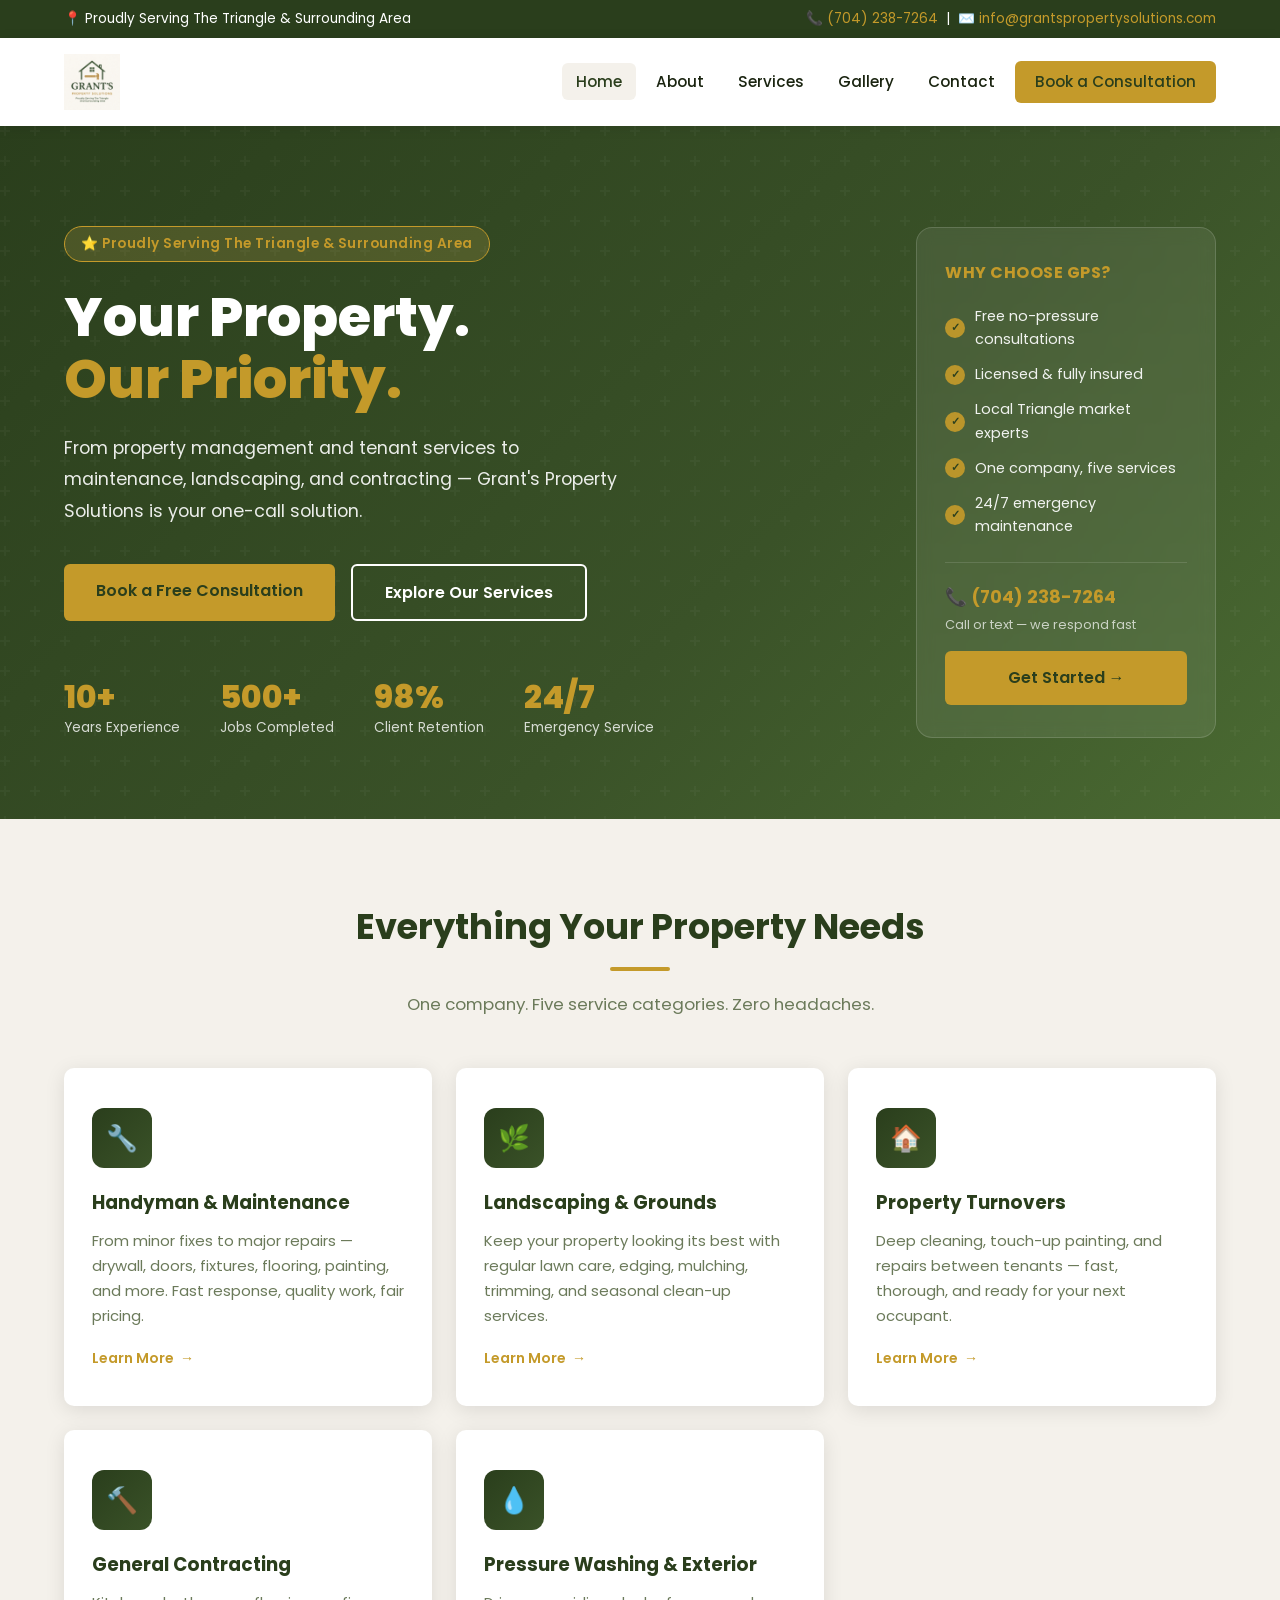
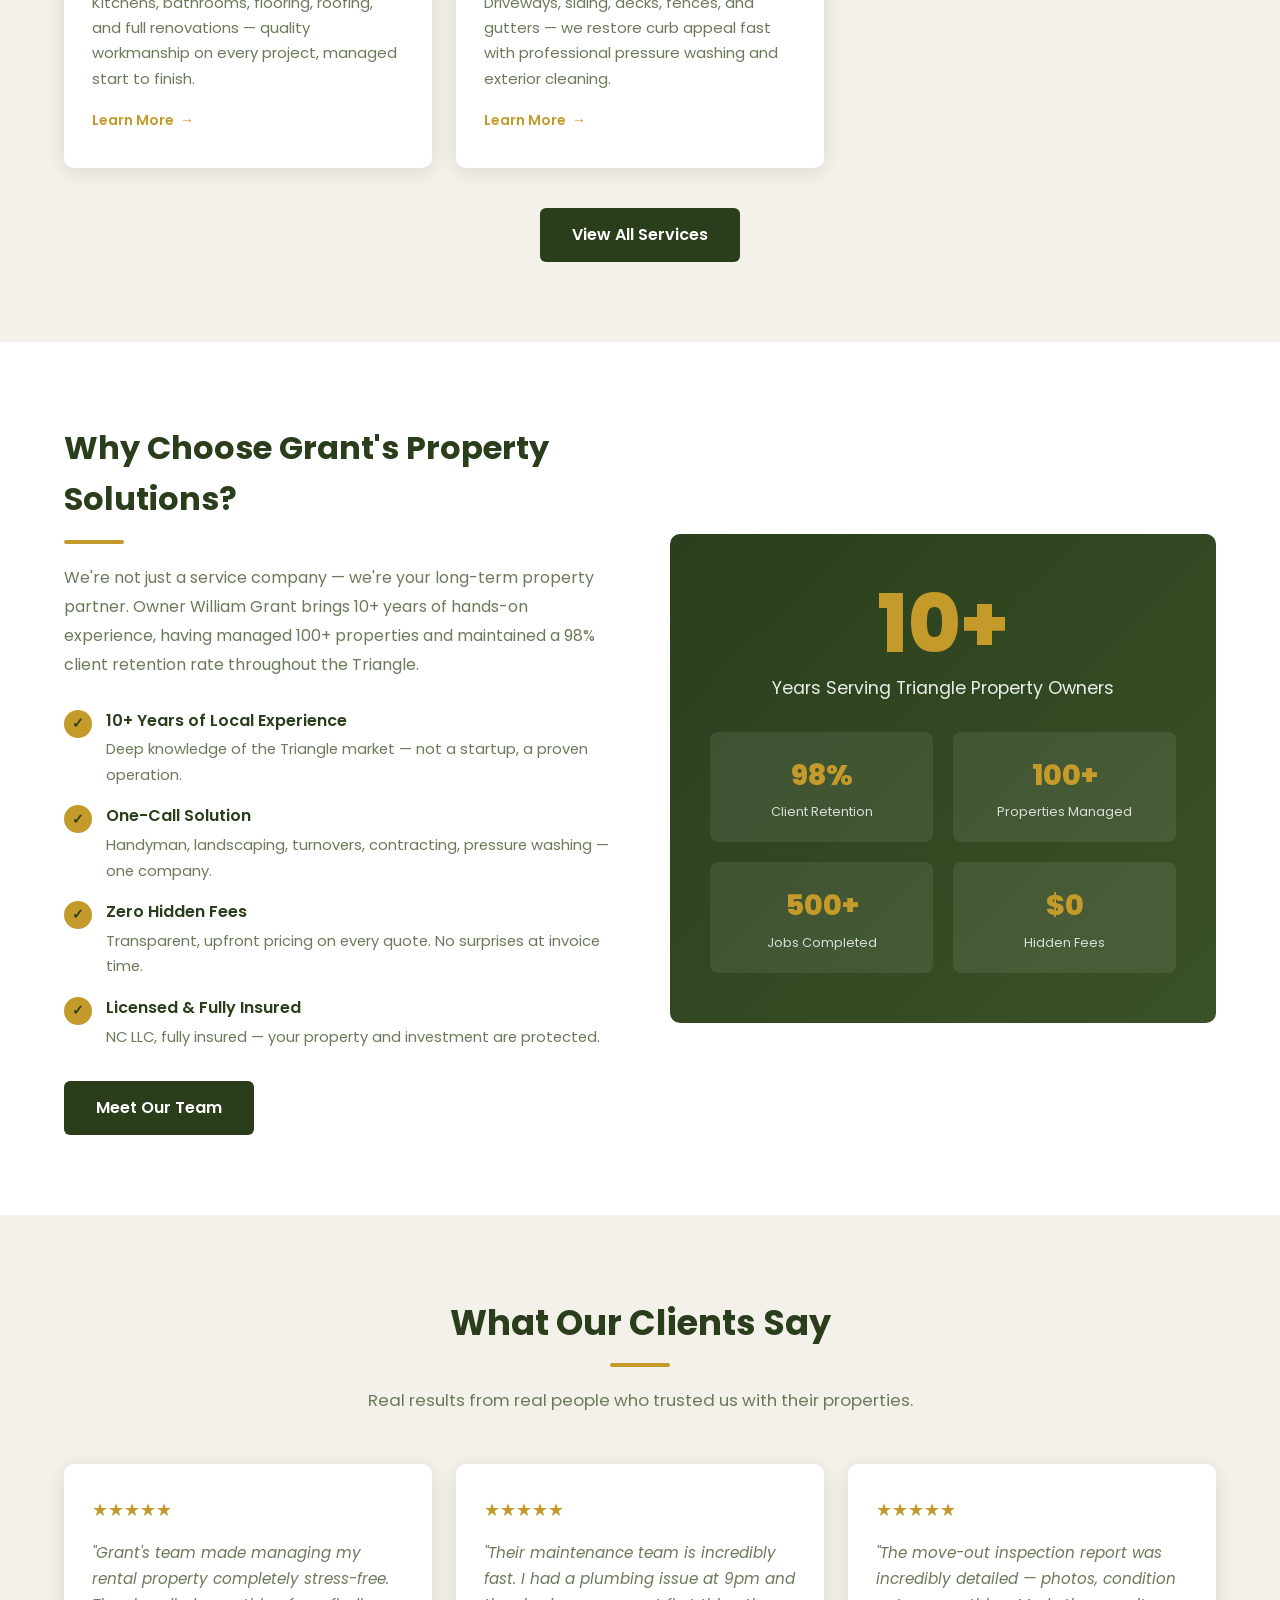
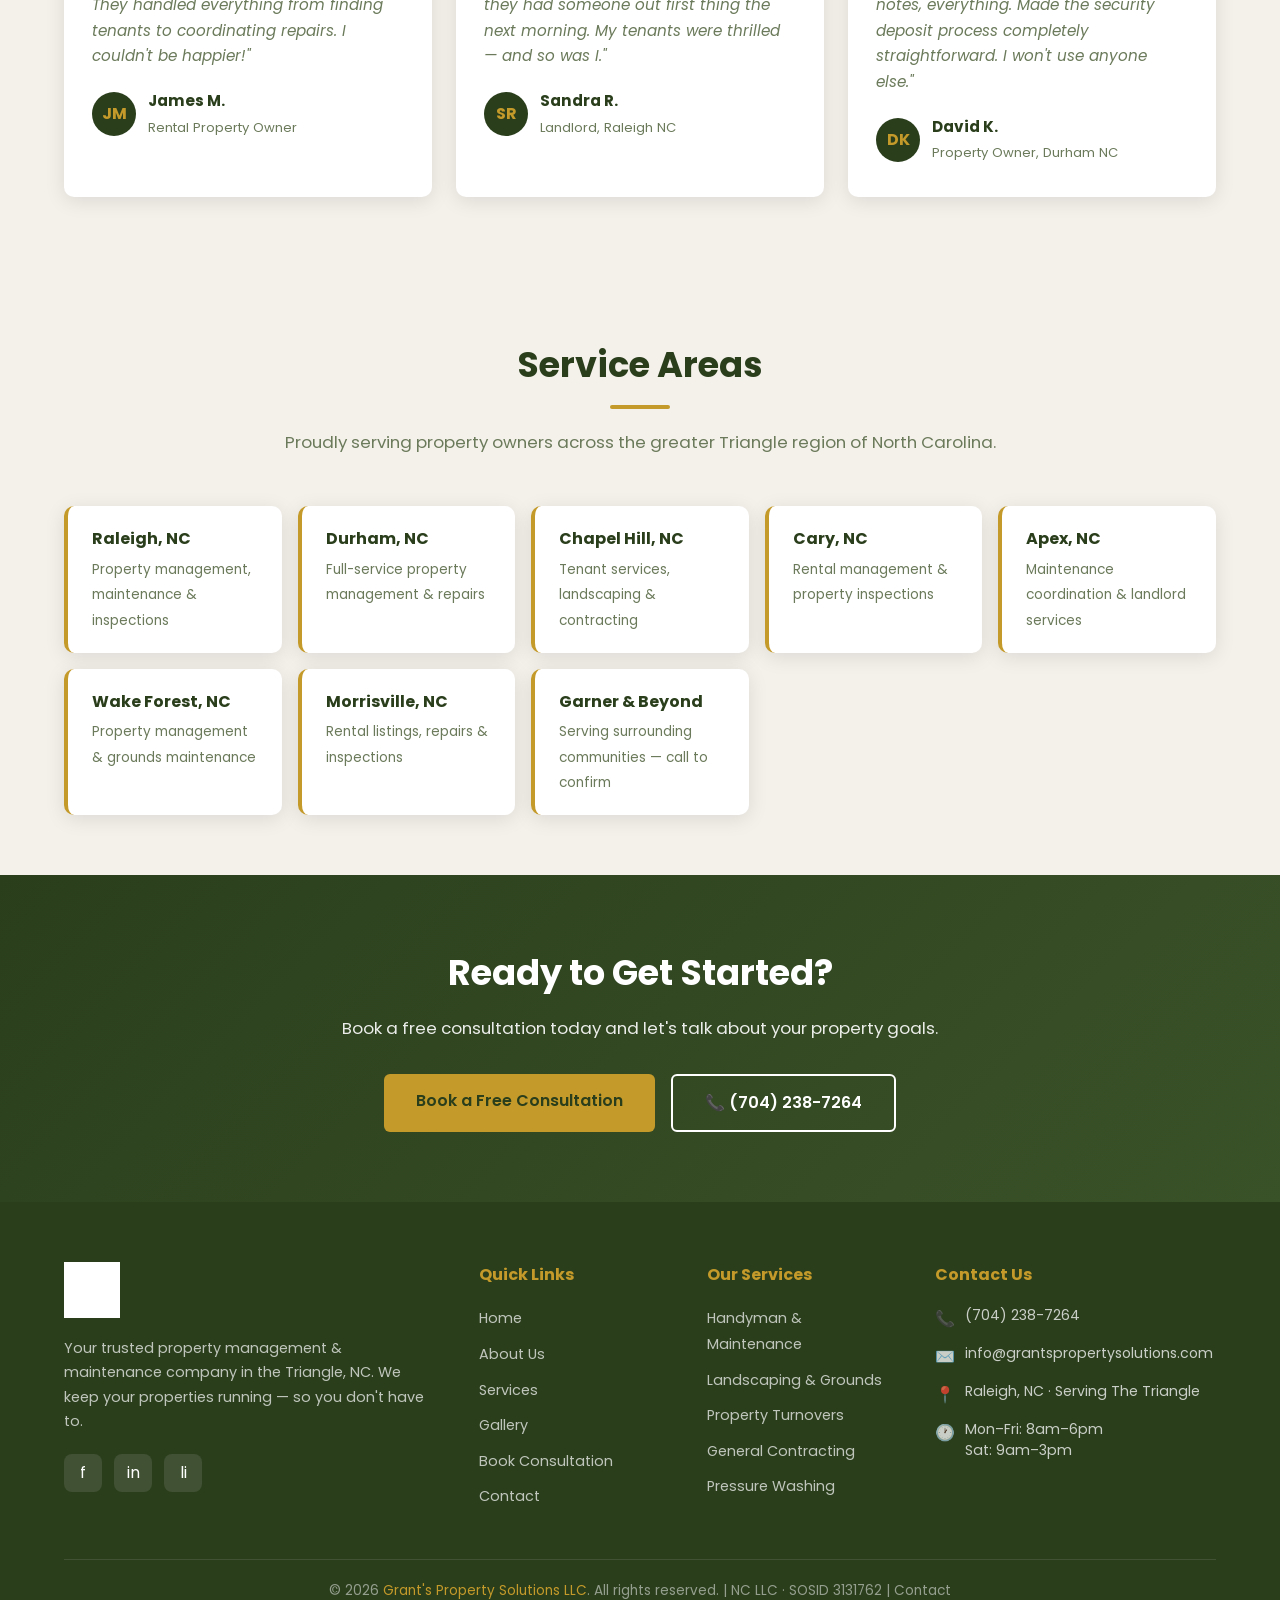
<file: index.html>
﻿<!DOCTYPE html>
<html lang="en">
<head>
  <meta charset="UTF-8" />
  <meta name="viewport" content="width=device-width, initial-scale=1.0" />
  <title>Handyman & Property Services Raleigh Durham NC | Grant's Property Solutions</title>
  <meta name="description" content="Grant's Property Solutions — trusted handyman, landscaping, property turnovers, general contracting & pressure washing in Raleigh, Durham, Cary, Chapel Hill & the Triangle NC. Call (704) 238-7264 for a free quote." />
  <meta name="keywords" content="handyman Raleigh NC, handyman Durham NC, landscaping Raleigh NC, property maintenance Triangle NC, pressure washing Raleigh, general contractor Triangle NC, property turnover service NC, home repair Raleigh" />
  <link rel="canonical" href="https://grantspropertysolutions.com/" />
  <!-- Open Graph -->
  <meta property="og:type" content="website" />
  <meta property="og:title" content="Property Management Raleigh Durham NC | Grant's Property Solutions" />
  <meta property="og:description" content="Professional property management, maintenance, inspections & tenant services throughout the Triangle, NC. Free consultations. Call (704) 238-7264." />
  <meta property="og:url" content="https://grantspropertysolutions.com/" />
  <meta property="og:image" content="https://grantspropertysolutions.com/images/logo.png" />
  <meta property="og:site_name" content="Grant's Property Solutions" />
  <!-- Twitter Card -->
  <meta name="twitter:card" content="summary" />
  <meta name="twitter:title" content="Property Management Raleigh Durham NC | Grant's Property Solutions" />
  <meta name="twitter:description" content="Professional property management, maintenance & inspections in the Triangle, NC. Free consultations." />
  <!-- Schema: LocalBusiness -->
  <script type="application/ld+json">
  {
    "@context": "https://schema.org",
    "@type": "LocalBusiness",
    "name": "Grant's Property Solutions",
    "image": "https://grantspropertysolutions.com/images/logo.png",
    "url": "https://grantspropertysolutions.com",
    "telephone": "+17042387264",
    "email": "info@grantspropertysolutions.com",
    "address": {
      "@type": "PostalAddress",
      "addressLocality": "Raleigh",
      "addressRegion": "NC",
      "addressCountry": "US"
    },
    "geo": {
      "@type": "GeoCoordinates",
      "latitude": 35.7796,
      "longitude": -78.6382
    },
    "areaServed": [
      {"@type": "City", "name": "Raleigh"},
      {"@type": "City", "name": "Durham"},
      {"@type": "City", "name": "Chapel Hill"},
      {"@type": "City", "name": "Cary"},
      {"@type": "City", "name": "Apex"},
      {"@type": "City", "name": "Wake Forest"},
      {"@type": "City", "name": "Morrisville"},
      {"@type": "City", "name": "Garner"}
    ],
    "openingHoursSpecification": [
      {
        "@type": "OpeningHoursSpecification",
        "dayOfWeek": ["Monday","Tuesday","Wednesday","Thursday","Friday"],
        "opens": "08:00",
        "closes": "18:00"
      },
      {
        "@type": "OpeningHoursSpecification",
        "dayOfWeek": "Saturday",
        "opens": "09:00",
        "closes": "15:00"
      }
    ],
    "description": "Grant's Property Solutions provides professional handyman services, landscaping, property turnovers, general contracting, and pressure washing throughout the Triangle, NC area.",
    "priceRange": "$$",
    "hasOfferCatalog": {
      "@type": "OfferCatalog",
      "name": "Property Services",
      "itemListElement": [
        {"@type": "Offer", "itemOffered": {"@type": "Service", "name": "Handyman & Maintenance", "areaServed": "Triangle NC"}},
        {"@type": "Offer", "itemOffered": {"@type": "Service", "name": "Landscaping & Grounds", "areaServed": "Triangle NC"}},
        {"@type": "Offer", "itemOffered": {"@type": "Service", "name": "Property Turnovers", "areaServed": "Triangle NC"}},
        {"@type": "Offer", "itemOffered": {"@type": "Service", "name": "General Contracting", "areaServed": "Triangle NC"}},
        {"@type": "Offer", "itemOffered": {"@type": "Service", "name": "Pressure Washing & Exterior", "areaServed": "Triangle NC"}}
      ]
    },
    "aggregateRating": {
      "@type": "AggregateRating",
      "ratingValue": "5",
      "bestRating": "5",
      "reviewCount": "47"
    }
  }
  </script>
  <link rel="preconnect" href="https://fonts.googleapis.com" />
  <link rel="preconnect" href="https://fonts.gstatic.com" crossorigin />
  <link href="https://fonts.googleapis.com/css2?family=Poppins:wght@400;500;600;700;800&display=swap" rel="stylesheet" />
  <link rel="stylesheet" href="css/style.css" />
</head>
<body>

  <!-- TOP BAR -->
  <div class="topbar">
    <div class="container">
      <span>📍 Proudly Serving The Triangle & Surrounding Area</span>
      <span>📞 <a href="tel:7042387264">(704) 238-7264</a> &nbsp;|&nbsp; ✉️ <a href="mailto:info@grantspropertysolutions.com">info@grantspropertysolutions.com</a></span>
    </div>
  </div>

  <!-- NAVBAR -->
  <nav class="navbar">
    <div class="container">
      <div class="nav-inner">
        <a href="index.html" class="logo">
          <img src="images/logo.png" alt="Grant's Property Solutions" class="logo-img" />
        </a>
        <ul class="nav-links">
          <span class="close-menu">✕</span>
          <li><a href="index.html">Home</a></li>
          <li><a href="about.html">About</a></li>
          <li><a href="services.html">Services</a></li>
          <li><a href="gallery.html">Gallery</a></li>
          <li><a href="contact.html">Contact</a></li>
          <li><a href="booking.html" class="btn btn-primary">Book a Consultation</a></li>
        </ul>
        <div class="hamburger" aria-label="Open menu">
          <span></span><span></span><span></span>
        </div>
      </div>
    </div>
  </nav>

  <!-- HERO -->
  <section class="hero">
    <div class="container">
      <div class="hero-inner">
        <div class="hero-content">
          <div class="hero-badge">⭐ Proudly Serving The Triangle &amp; Surrounding Area</div>
          <h1>Your Property.<br /><span>Our Priority.</span></h1>
          <p>From property management and tenant services to maintenance, landscaping, and contracting — Grant's Property Solutions is your one-call solution.</p>
          <div class="hero-btns">
            <a href="booking.html" class="btn btn-primary">Book a Free Consultation</a>
            <a href="services.html" class="btn btn-outline">Explore Our Services</a>
          </div>
          <div class="hero-stats">
            <div class="stat">
              <div class="stat-num">10+</div>
              <div class="stat-label">Years Experience</div>
            </div>
            <div class="stat">
              <div class="stat-num">500+</div>
              <div class="stat-label">Jobs Completed</div>
            </div>
            <div class="stat">
              <div class="stat-num">98%</div>
              <div class="stat-label">Client Retention</div>
            </div>
            <div class="stat">
              <div class="stat-num">24/7</div>
              <div class="stat-label">Emergency Service</div>
            </div>
          </div>
        </div>
        <div class="hero-right-card">
          <h4>Why Choose GPS?</h4>
          <div class="hero-trust-list">
            <div class="hero-trust-item"><div class="hero-trust-check">✓</div><span>Free no-pressure consultations</span></div>
            <div class="hero-trust-item"><div class="hero-trust-check">✓</div><span>Licensed &amp; fully insured</span></div>
            <div class="hero-trust-item"><div class="hero-trust-check">✓</div><span>Local Triangle market experts</span></div>
            <div class="hero-trust-item"><div class="hero-trust-check">✓</div><span>One company, five services</span></div>
            <div class="hero-trust-item"><div class="hero-trust-check">✓</div><span>24/7 emergency maintenance</span></div>
          </div>
          <hr class="hero-right-divider" />
          <a href="tel:7042387264" class="hero-right-phone">📞 (704) 238-7264</a>
          <span class="hero-right-phone-label">Call or text — we respond fast</span>
          <a href="booking.html" class="btn btn-primary" style="width:100%;text-align:center;display:block;">Get Started →</a>
        </div>
      </div>
    </div>
  </section>

  <!-- SERVICES PREVIEW -->
  <section class="section services-preview">
    <div class="container">
      <h2 class="section-title">Everything Your Property Needs</h2>
      <div class="gold-line"></div>
      <p class="section-subtitle">One company. Five service categories. Zero headaches.</p>
      <div class="services-grid">
        <div class="service-card">
          <div class="service-icon">🔧</div>
          <h3>Handyman &amp; Maintenance</h3>
          <p>From minor fixes to major repairs — drywall, doors, fixtures, flooring, painting, and more. Fast response, quality work, fair pricing.</p>
          <a href="services.html" class="service-card-link">Learn More</a>
        </div>
        <div class="service-card">
          <div class="service-icon">🌿</div>
          <h3>Landscaping &amp; Grounds</h3>
          <p>Keep your property looking its best with regular lawn care, edging, mulching, trimming, and seasonal clean-up services.</p>
          <a href="services.html" class="service-card-link">Learn More</a>
        </div>
        <div class="service-card">
          <div class="service-icon">🏠</div>
          <h3>Property Turnovers</h3>
          <p>Deep cleaning, touch-up painting, and repairs between tenants — fast, thorough, and ready for your next occupant.</p>
          <a href="services.html" class="service-card-link">Learn More</a>
        </div>
        <div class="service-card">
          <div class="service-icon">🔨</div>
          <h3>General Contracting</h3>
          <p>Kitchens, bathrooms, flooring, roofing, and full renovations — quality workmanship on every project, managed start to finish.</p>
          <a href="services.html" class="service-card-link">Learn More</a>
        </div>
        <div class="service-card">
          <div class="service-icon">💧</div>
          <h3>Pressure Washing &amp; Exterior</h3>
          <p>Driveways, siding, decks, fences, and gutters — we restore curb appeal fast with professional pressure washing and exterior cleaning.</p>
          <a href="services.html" class="service-card-link">Learn More</a>
        </div>
      </div>
      <div style="text-align:center;margin-top:40px;">
        <a href="services.html" class="btn btn-navy">View All Services</a>
      </div>
    </div>
  </section>

  <!-- WHY US -->
  <section class="section why-us">
    <div class="container">
      <div class="why-grid">
        <div class="why-text">
          <h2>Why Choose Grant's Property Solutions?</h2>
          <div class="gold-line" style="margin:12px 0 20px;"></div>
          <p>We're not just a service company — we're your long-term property partner. Owner William Grant brings 10+ years of hands-on experience, having managed 100+ properties and maintained a 98% client retention rate throughout the Triangle.</p>
          <div class="why-list">
            <div class="why-item">
              <div class="check-icon"></div>
              <div class="why-item-text">
                <strong>10+ Years of Local Experience</strong>
                <span>Deep knowledge of the Triangle market — not a startup, a proven operation.</span>
              </div>
            </div>
            <div class="why-item">
              <div class="check-icon"></div>
              <div class="why-item-text">
                <strong>One-Call Solution</strong>
                <span>Handyman, landscaping, turnovers, contracting, pressure washing — one company.</span>
              </div>
            </div>
            <div class="why-item">
              <div class="check-icon"></div>
              <div class="why-item-text">
                <strong>Zero Hidden Fees</strong>
                <span>Transparent, upfront pricing on every quote. No surprises at invoice time.</span>
              </div>
            </div>
            <div class="why-item">
              <div class="check-icon"></div>
              <div class="why-item-text">
                <strong>Licensed &amp; Fully Insured</strong>
                <span>NC LLC, fully insured — your property and investment are protected.</span>
              </div>
            </div>
          </div>
          <div style="margin-top:32px;">
            <a href="about.html" class="btn btn-navy">Meet Our Team</a>
          </div>
        </div>
        <div class="why-visual">
          <div class="big-num">10+</div>
          <p>Years Serving Triangle Property Owners</p>
          <div class="why-visual-stats">
            <div class="mini-stat">
              <div class="num">98%</div>
              <div class="lbl">Client Retention</div>
            </div>
            <div class="mini-stat">
              <div class="num">100+</div>
              <div class="lbl">Properties Managed</div>
            </div>
            <div class="mini-stat">
              <div class="num">500+</div>
              <div class="lbl">Jobs Completed</div>
            </div>
            <div class="mini-stat">
              <div class="num">$0</div>
              <div class="lbl">Hidden Fees</div>
            </div>
          </div>
        </div>
      </div>
    </div>
  </section>

  <!-- TESTIMONIALS -->
  <section class="section testimonials">
    <div class="container">
      <h2 class="section-title">What Our Clients Say</h2>
      <div class="gold-line"></div>
      <p class="section-subtitle">Real results from real people who trusted us with their properties.</p>
      <div class="testimonials-grid">
        <div class="testimonial-card">
          <div class="stars">★★★★★</div>
          <p>"Grant's team made managing my rental property completely stress-free. They handled everything from finding tenants to coordinating repairs. I couldn't be happier!"</p>
          <div class="reviewer">
            <div class="reviewer-avatar">JM</div>
            <div class="reviewer-info">
              <strong>James M.</strong>
              <span>Rental Property Owner</span>
            </div>
          </div>
        </div>
        <div class="testimonial-card">
          <div class="stars">★★★★★</div>
          <p>"Their maintenance team is incredibly fast. I had a plumbing issue at 9pm and they had someone out first thing the next morning. My tenants were thrilled — and so was I."</p>
          <div class="reviewer">
            <div class="reviewer-avatar">SR</div>
            <div class="reviewer-info">
              <strong>Sandra R.</strong>
              <span>Landlord, Raleigh NC</span>
            </div>
          </div>
        </div>
        <div class="testimonial-card">
          <div class="stars">★★★★★</div>
          <p>"The move-out inspection report was incredibly detailed — photos, condition notes, everything. Made the security deposit process completely straightforward. I won't use anyone else."</p>
          <div class="reviewer">
            <div class="reviewer-avatar">DK</div>
            <div class="reviewer-info">
              <strong>David K.</strong>
              <span>Property Owner, Durham NC</span>
            </div>
          </div>
        </div>
      </div>
    </div>
  </section>

  <!-- SERVICE AREAS -->
  <section class="section" style="background:var(--light-gray);padding:60px 0;">
    <div class="container">
      <h2 class="section-title">Service Areas</h2>
      <div class="gold-line"></div>
      <p class="section-subtitle">Proudly serving property owners across the greater Triangle region of North Carolina.</p>
      <div style="display:grid;grid-template-columns:repeat(auto-fit,minmax(200px,1fr));gap:16px;margin-top:36px;">
        <div style="background:var(--white);border-radius:var(--radius);padding:20px 24px;box-shadow:var(--shadow);border-left:4px solid var(--gold);">
          <strong style="color:var(--navy);display:block;margin-bottom:4px;">Raleigh, NC</strong>
          <span style="font-size:0.85rem;color:var(--text-mid);">Property management, maintenance & inspections</span>
        </div>
        <div style="background:var(--white);border-radius:var(--radius);padding:20px 24px;box-shadow:var(--shadow);border-left:4px solid var(--gold);">
          <strong style="color:var(--navy);display:block;margin-bottom:4px;">Durham, NC</strong>
          <span style="font-size:0.85rem;color:var(--text-mid);">Full-service property management & repairs</span>
        </div>
        <div style="background:var(--white);border-radius:var(--radius);padding:20px 24px;box-shadow:var(--shadow);border-left:4px solid var(--gold);">
          <strong style="color:var(--navy);display:block;margin-bottom:4px;">Chapel Hill, NC</strong>
          <span style="font-size:0.85rem;color:var(--text-mid);">Tenant services, landscaping & contracting</span>
        </div>
        <div style="background:var(--white);border-radius:var(--radius);padding:20px 24px;box-shadow:var(--shadow);border-left:4px solid var(--gold);">
          <strong style="color:var(--navy);display:block;margin-bottom:4px;">Cary, NC</strong>
          <span style="font-size:0.85rem;color:var(--text-mid);">Rental management & property inspections</span>
        </div>
        <div style="background:var(--white);border-radius:var(--radius);padding:20px 24px;box-shadow:var(--shadow);border-left:4px solid var(--gold);">
          <strong style="color:var(--navy);display:block;margin-bottom:4px;">Apex, NC</strong>
          <span style="font-size:0.85rem;color:var(--text-mid);">Maintenance coordination & landlord services</span>
        </div>
        <div style="background:var(--white);border-radius:var(--radius);padding:20px 24px;box-shadow:var(--shadow);border-left:4px solid var(--gold);">
          <strong style="color:var(--navy);display:block;margin-bottom:4px;">Wake Forest, NC</strong>
          <span style="font-size:0.85rem;color:var(--text-mid);">Property management & grounds maintenance</span>
        </div>
        <div style="background:var(--white);border-radius:var(--radius);padding:20px 24px;box-shadow:var(--shadow);border-left:4px solid var(--gold);">
          <strong style="color:var(--navy);display:block;margin-bottom:4px;">Morrisville, NC</strong>
          <span style="font-size:0.85rem;color:var(--text-mid);">Rental listings, repairs & inspections</span>
        </div>
        <div style="background:var(--white);border-radius:var(--radius);padding:20px 24px;box-shadow:var(--shadow);border-left:4px solid var(--gold);">
          <strong style="color:var(--navy);display:block;margin-bottom:4px;">Garner &amp; Beyond</strong>
          <span style="font-size:0.85rem;color:var(--text-mid);">Serving surrounding communities — call to confirm</span>
        </div>
      </div>
    </div>
  </section>

  <!-- CTA BANNER -->
  <section class="cta-banner">
    <div class="container">
      <h2>Ready to Get Started?</h2>
      <p>Book a free consultation today and let's talk about your property goals.</p>
      <div class="cta-btns">
        <a href="booking.html" class="btn btn-primary">Book a Free Consultation</a>
        <a href="tel:7042387264" class="btn btn-outline">📞 (704) 238-7264</a>
      </div>
    </div>
  </section>

  <!-- FOOTER -->
  <footer class="footer">
    <div class="container">
      <div class="footer-grid">
        <div class="footer-brand">
          <a href="index.html" class="logo">
            <img src="images/logo.png" alt="Grant's Property Solutions" class="logo-img" />
          </a>
          <p>Your trusted property management &amp; maintenance company in the Triangle, NC. We keep your properties running — so you don't have to.</p>
          <div class="footer-social">
            <div class="social-btn" title="Facebook">f</div>
            <div class="social-btn" title="Instagram">in</div>
            <div class="social-btn" title="LinkedIn">li</div>
          </div>
        </div>
        <div>
          <h4>Quick Links</h4>
          <ul class="footer-links">
            <li><a href="index.html">Home</a></li>
            <li><a href="about.html">About Us</a></li>
            <li><a href="services.html">Services</a></li>
            <li><a href="gallery.html">Gallery</a></li>
            <li><a href="booking.html">Book Consultation</a></li>
            <li><a href="contact.html">Contact</a></li>
          </ul>
        </div>
        <div>
          <h4>Our Services</h4>
          <ul class="footer-links">
            <li><a href="services.html">Handyman &amp; Maintenance</a></li>
            <li><a href="services.html">Landscaping &amp; Grounds</a></li>
            <li><a href="services.html">Property Turnovers</a></li>
            <li><a href="services.html">General Contracting</a></li>
            <li><a href="services.html">Pressure Washing</a></li>
          </ul>
        </div>
        <div>
          <h4>Contact Us</h4>
          <div class="footer-contact">
            <div class="footer-contact-item">
              <span class="fi">📞</span>
              <span><a href="tel:7042387264">(704) 238-7264</a></span>
            </div>
            <div class="footer-contact-item">
              <span class="fi">✉️</span>
              <span><a href="mailto:info@grantspropertysolutions.com">info@grantspropertysolutions.com</a></span>
            </div>
            <div class="footer-contact-item">
              <span class="fi">📍</span>
              <span>Raleigh, NC · Serving The Triangle</span>
            </div>
            <div class="footer-contact-item">
              <span class="fi">🕐</span>
              <span>Mon–Fri: 8am–6pm<br />Sat: 9am–3pm</span>
            </div>
          </div>
        </div>
      </div>
      <div class="footer-bottom">
        <p>© 2026 <span>Grant's Property Solutions LLC</span>. All rights reserved. | NC LLC · SOSID 3131762 | <a href="contact.html" style="color:rgba(255,255,255,0.5);">Contact</a></p>
      </div>
    </div>
  </footer>

  <!-- Mobile sticky call bar (hidden on desktop via CSS) -->
  <div class="mobile-call-bar">
    <div class="mobile-call-bar-inner">
      <a href="tel:7042387264">📞 Call Now</a>
      <a href="booking.html">📋 Book Free Consult</a>
    </div>
  </div>

  <script src="js/main.js"></script>
</body>
</html>
</file>
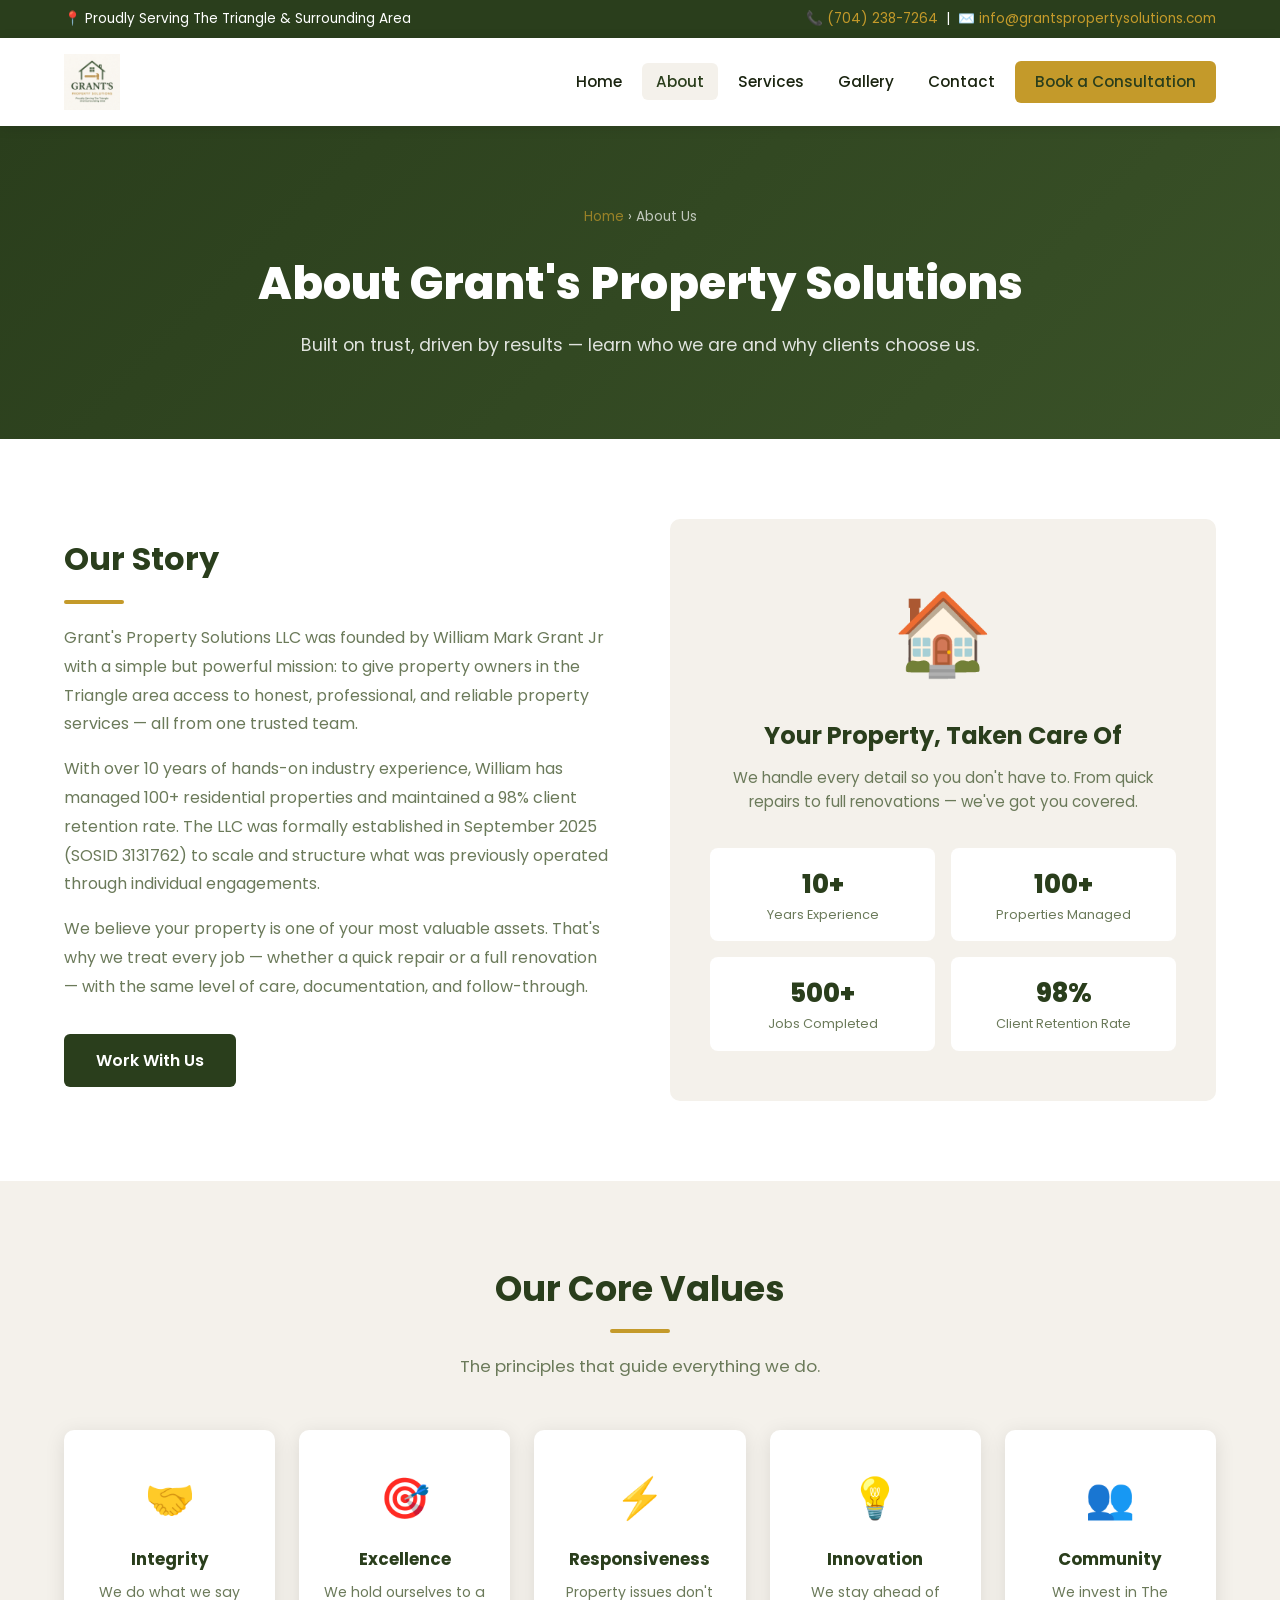
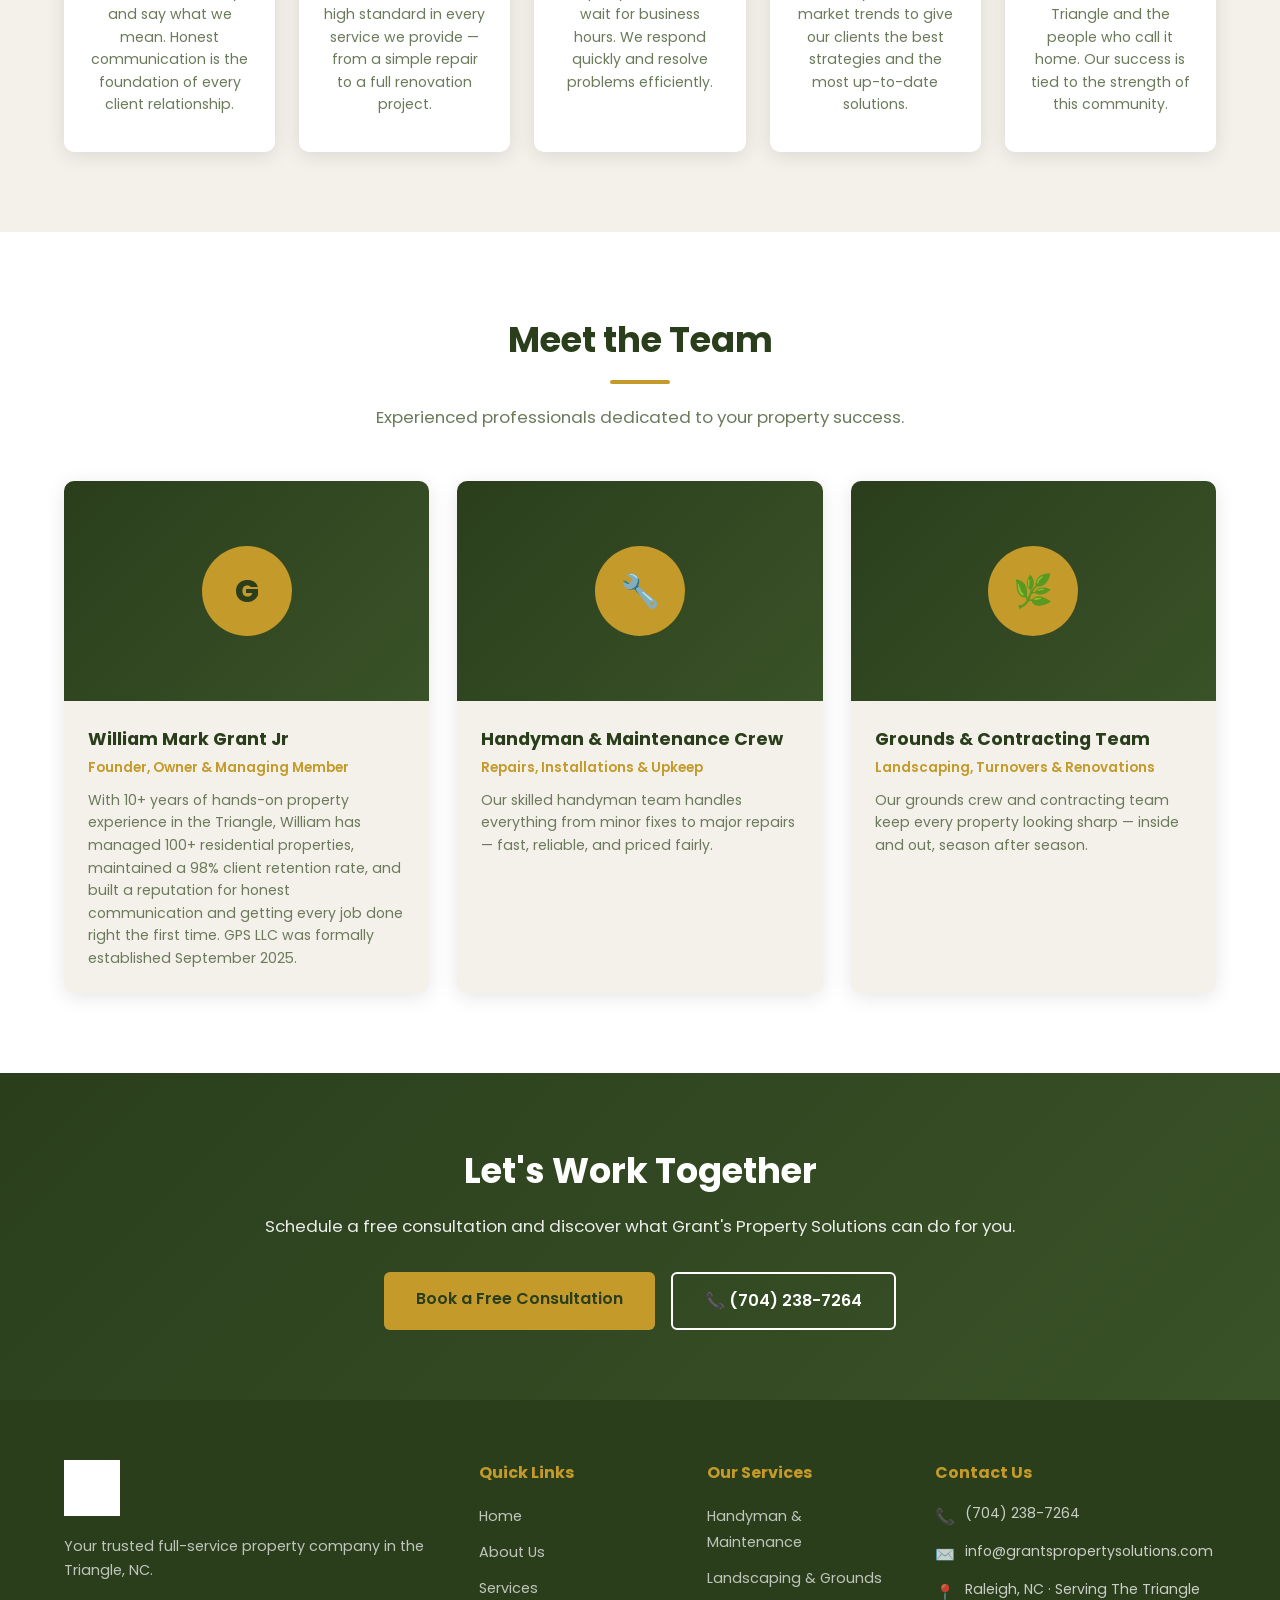
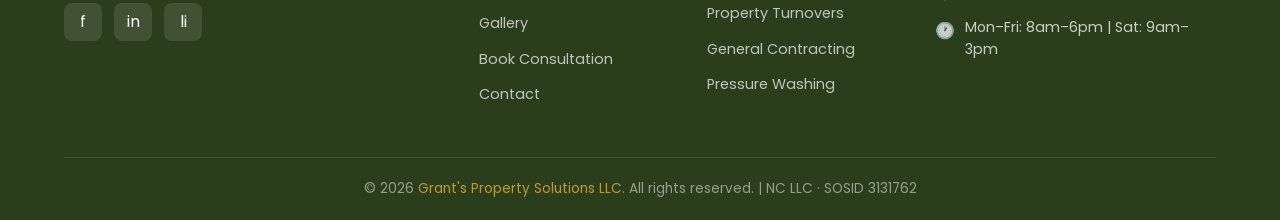
<file: about.html>
﻿<!DOCTYPE html>
<html lang="en">
<head>
  <meta charset="UTF-8" />
  <meta name="viewport" content="width=device-width, initial-scale=1.0" />
  <title>About Us | Property Services Company Triangle NC | Grant's Property Solutions</title>
  <meta name="description" content="Learn about Grant's Property Solutions — the Triangle NC's trusted handyman, landscaping, and property services company. Serving Raleigh, Durham, Cary, Chapel Hill & surrounding areas." />
  <meta name="keywords" content="about Grant's Property Solutions, property services company Triangle NC, handyman Raleigh, landscaping Durham NC, local property services NC" />
  <link rel="canonical" href="https://grantspropertysolutions.com/about.html" />
  <meta property="og:type" content="website" />
  <meta property="og:title" content="About Grant's Property Solutions | Triangle NC Property Services" />
  <meta property="og:description" content="Trusted handyman, landscaping, and property services in Raleigh, Durham, Cary & the Triangle NC." />
  <meta property="og:url" content="https://grantspropertysolutions.com/about.html" />
  <meta property="og:image" content="https://grantspropertysolutions.com/images/logo.png" />
  <script type="application/ld+json">
  {
    "@context": "https://schema.org",
    "@type": "LocalBusiness",
    "name": "Grant's Property Solutions",
    "url": "https://grantspropertysolutions.com",
    "telephone": "+17042387264",
    "address": {"@type": "PostalAddress", "addressLocality": "Raleigh", "addressRegion": "NC", "addressCountry": "US"},
    "areaServed": "Triangle NC",
    "description": "Grant's Property Solutions LLC is a full-service property services company in Raleigh NC. Owner William Grant brings 10+ years of experience, has managed 100+ properties, and maintains a 98% client retention rate."
  }
  </script>
  <link rel="preconnect" href="https://fonts.googleapis.com" />
  <link rel="preconnect" href="https://fonts.gstatic.com" crossorigin />
  <link href="https://fonts.googleapis.com/css2?family=Poppins:wght@400;500;600;700;800&display=swap" rel="stylesheet" />
  <link rel="stylesheet" href="css/style.css" />
</head>
<body>

  <div class="topbar">
    <div class="container">
      <span>📍 Proudly Serving The Triangle & Surrounding Area</span>
      <span>📞 <a href="tel:7042387264">(704) 238-7264</a> &nbsp;|&nbsp; ✉️ <a href="mailto:info@grantspropertysolutions.com">info@grantspropertysolutions.com</a></span>
    </div>
  </div>

  <nav class="navbar">
    <div class="container">
      <div class="nav-inner">
        <a href="index.html" class="logo">
          <img src="images/logo.png" alt="Grant's Property Solutions" class="logo-img" />
        </a>
        <ul class="nav-links">
          <span class="close-menu">✕</span>
          <li><a href="index.html">Home</a></li>
          <li><a href="about.html">About</a></li>
          <li><a href="services.html">Services</a></li>
          <li><a href="gallery.html">Gallery</a></li>
          <li><a href="contact.html">Contact</a></li>
          <li><a href="booking.html" class="btn btn-primary">Book a Consultation</a></li>
        </ul>
        <div class="hamburger"><span></span><span></span><span></span></div>
      </div>
    </div>
  </nav>

  <!-- PAGE HERO -->
  <section class="page-hero">
    <div class="container">
      <div class="breadcrumb"><a href="index.html">Home</a> › About Us</div>
      <h1>About Grant's Property Solutions</h1>
      <p>Built on trust, driven by results — learn who we are and why clients choose us.</p>
    </div>
  </section>

  <!-- ABOUT INTRO -->
  <section class="section about-intro">
    <div class="container">
      <div class="about-intro-grid">
        <div class="about-intro-text">
          <h2>Our Story</h2>
          <div class="gold-line" style="margin:12px 0 20px;"></div>
          <p>Grant's Property Solutions LLC was founded by William Mark Grant Jr with a simple but powerful mission: to give property owners in the Triangle area access to honest, professional, and reliable property services — all from one trusted team.</p>
          <p>With over 10 years of hands-on industry experience, William has managed 100+ residential properties and maintained a 98% client retention rate. The LLC was formally established in September 2025 (SOSID 3131762) to scale and structure what was previously operated through individual engagements.</p>
          <p>We believe your property is one of your most valuable assets. That's why we treat every job — whether a quick repair or a full renovation — with the same level of care, documentation, and follow-through.</p>
          <a href="booking.html" class="btn btn-navy" style="margin-top:16px;">Work With Us</a>
        </div>
        <div class="about-visual">
          <div class="big-icon">🏠</div>
          <h3>Your Property, Taken Care Of</h3>
          <p>We handle every detail so you don't have to. From quick repairs to full renovations — we've got you covered.</p>
          <br />
          <div style="display:grid;grid-template-columns:1fr 1fr;gap:16px;margin-top:8px;">
            <div style="background:var(--white);border-radius:8px;padding:16px;text-align:center;">
              <div style="font-size:1.6rem;font-weight:800;color:var(--navy);">10+</div>
              <div style="font-size:0.8rem;color:var(--text-mid);">Years Experience</div>
            </div>
            <div style="background:var(--white);border-radius:8px;padding:16px;text-align:center;">
              <div style="font-size:1.6rem;font-weight:800;color:var(--navy);">100+</div>
              <div style="font-size:0.8rem;color:var(--text-mid);">Properties Managed</div>
            </div>
            <div style="background:var(--white);border-radius:8px;padding:16px;text-align:center;">
              <div style="font-size:1.6rem;font-weight:800;color:var(--navy);">500+</div>
              <div style="font-size:0.8rem;color:var(--text-mid);">Jobs Completed</div>
            </div>
            <div style="background:var(--white);border-radius:8px;padding:16px;text-align:center;">
              <div style="font-size:1.6rem;font-weight:800;color:var(--navy);">98%</div>
              <div style="font-size:0.8rem;color:var(--text-mid);">Client Retention Rate</div>
            </div>
          </div>
        </div>
      </div>
    </div>
  </section>

  <!-- VALUES -->
  <section class="section values">
    <div class="container">
      <h2 class="section-title">Our Core Values</h2>
      <div class="gold-line"></div>
      <p class="section-subtitle">The principles that guide everything we do.</p>
      <div class="values-grid">
        <div class="value-card">
          <div class="value-icon">🤝</div>
          <h3>Integrity</h3>
          <p>We do what we say and say what we mean. Honest communication is the foundation of every client relationship.</p>
        </div>
        <div class="value-card">
          <div class="value-icon">🎯</div>
          <h3>Excellence</h3>
          <p>We hold ourselves to a high standard in every service we provide — from a simple repair to a full renovation project.</p>
        </div>
        <div class="value-card">
          <div class="value-icon">⚡</div>
          <h3>Responsiveness</h3>
          <p>Property issues don't wait for business hours. We respond quickly and resolve problems efficiently.</p>
        </div>
        <div class="value-card">
          <div class="value-icon">💡</div>
          <h3>Innovation</h3>
          <p>We stay ahead of market trends to give our clients the best strategies and the most up-to-date solutions.</p>
        </div>
        <div class="value-card">
          <div class="value-icon">👥</div>
          <h3>Community</h3>
          <p>We invest in The Triangle and the people who call it home. Our success is tied to the strength of this community.</p>
        </div>
      </div>
    </div>
  </section>

  <!-- TEAM -->
  <section class="section team">
    <div class="container">
      <h2 class="section-title">Meet the Team</h2>
      <div class="gold-line"></div>
      <p class="section-subtitle">Experienced professionals dedicated to your property success.</p>
      <div class="team-grid">
        <div class="team-card">
          <div class="team-photo">
            <div class="initials">G</div>
          </div>
          <div class="team-info">
            <h3>William Mark Grant Jr</h3>
            <div class="role">Founder, Owner &amp; Managing Member</div>
            <p>With 10+ years of hands-on property experience in the Triangle, William has managed 100+ residential properties, maintained a 98% client retention rate, and built a reputation for honest communication and getting every job done right the first time. GPS LLC was formally established September 2025.</p>
          </div>
        </div>
        <div class="team-card">
          <div class="team-photo">
            <div class="initials">🔧</div>
          </div>
          <div class="team-info">
            <h3>Handyman &amp; Maintenance Crew</h3>
            <div class="role">Repairs, Installations &amp; Upkeep</div>
            <p>Our skilled handyman team handles everything from minor fixes to major repairs — fast, reliable, and priced fairly.</p>
          </div>
        </div>
        <div class="team-card">
          <div class="team-photo">
            <div class="initials">🌿</div>
          </div>
          <div class="team-info">
            <h3>Grounds &amp; Contracting Team</h3>
            <div class="role">Landscaping, Turnovers &amp; Renovations</div>
            <p>Our grounds crew and contracting team keep every property looking sharp — inside and out, season after season.</p>
          </div>
        </div>
      </div>
    </div>
  </section>

  <!-- CTA -->
  <section class="cta-banner">
    <div class="container">
      <h2>Let's Work Together</h2>
      <p>Schedule a free consultation and discover what Grant's Property Solutions can do for you.</p>
      <div class="cta-btns">
        <a href="booking.html" class="btn btn-primary">Book a Free Consultation</a>
        <a href="tel:7042387264" class="btn btn-outline">📞 (704) 238-7264</a>
      </div>
    </div>
  </section>

  <footer class="footer">
    <div class="container">
      <div class="footer-grid">
        <div class="footer-brand">
          <a href="index.html" class="logo">
            <img src="images/logo.png" alt="Grant's Property Solutions" class="logo-img" />
          </a>
          <p>Your trusted full-service property company in the Triangle, NC.</p>
          <div class="footer-social">
            <div class="social-btn">f</div>
            <div class="social-btn">in</div>
            <div class="social-btn">li</div>
          </div>
        </div>
        <div>
          <h4>Quick Links</h4>
          <ul class="footer-links">
            <li><a href="index.html">Home</a></li>
            <li><a href="about.html">About Us</a></li>
            <li><a href="services.html">Services</a></li>
            <li><a href="gallery.html">Gallery</a></li>
            <li><a href="booking.html">Book Consultation</a></li>
            <li><a href="contact.html">Contact</a></li>
          </ul>
        </div>
        <div>
          <h4>Our Services</h4>
          <ul class="footer-links">
            <li><a href="services.html">Handyman &amp; Maintenance</a></li>
            <li><a href="services.html">Landscaping &amp; Grounds</a></li>
            <li><a href="services.html">Property Turnovers</a></li>
            <li><a href="services.html">General Contracting</a></li>
            <li><a href="services.html">Pressure Washing</a></li>
          </ul>
        </div>
        <div>
          <h4>Contact Us</h4>
          <div class="footer-contact">
            <div class="footer-contact-item"><span class="fi">📞</span><span><a href="tel:7042387264">(704) 238-7264</a></span></div>
            <div class="footer-contact-item"><span class="fi">✉️</span><span><a href="mailto:info@grantspropertysolutions.com">info@grantspropertysolutions.com</a></span></div>
            <div class="footer-contact-item"><span class="fi">📍</span><span>Raleigh, NC · Serving The Triangle</span></div>
            <div class="footer-contact-item"><span class="fi">🕐</span><span>Mon–Fri: 8am–6pm | Sat: 9am–3pm</span></div>
          </div>
        </div>
      </div>
      <div class="footer-bottom">
        <p>© 2026 <span>Grant's Property Solutions LLC</span>. All rights reserved. | NC LLC · SOSID 3131762</p>
      </div>
    </div>
  </footer>

  <script src="js/main.js"></script>
</body>
</html>
</file>
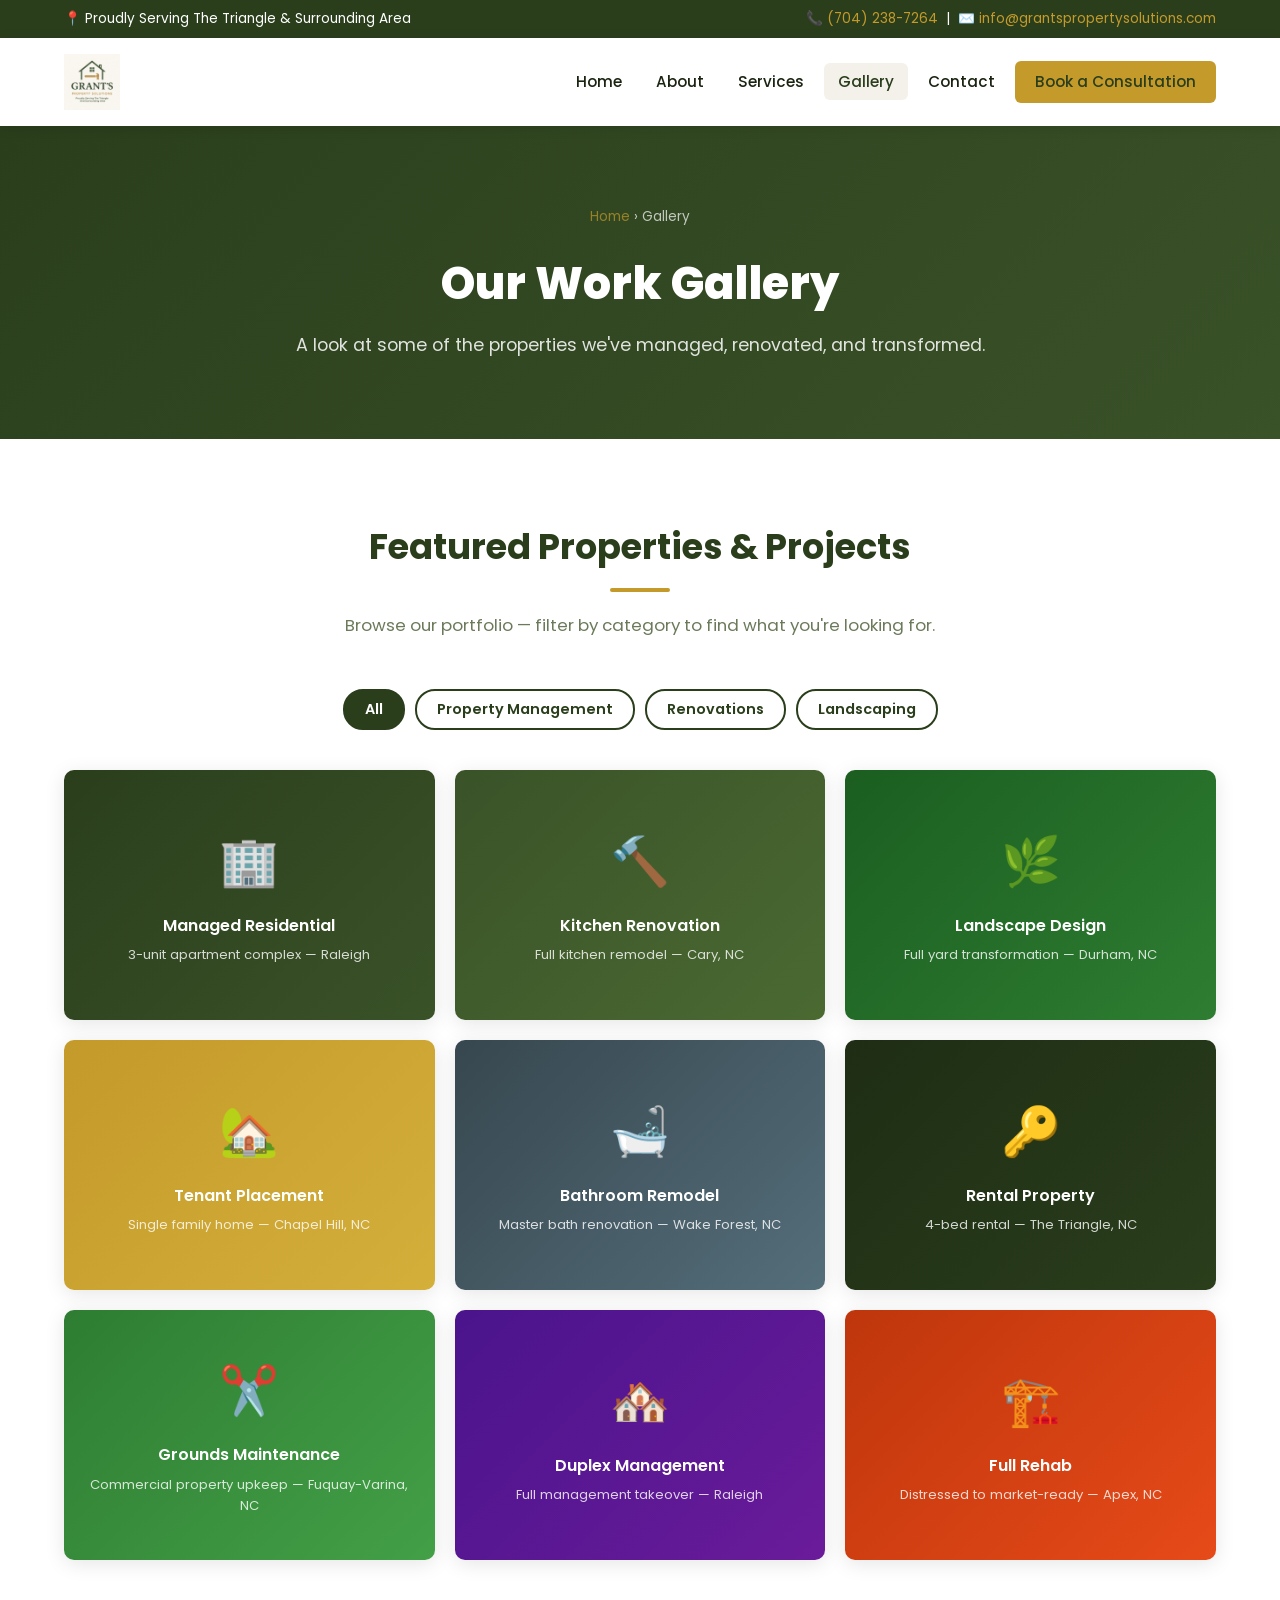
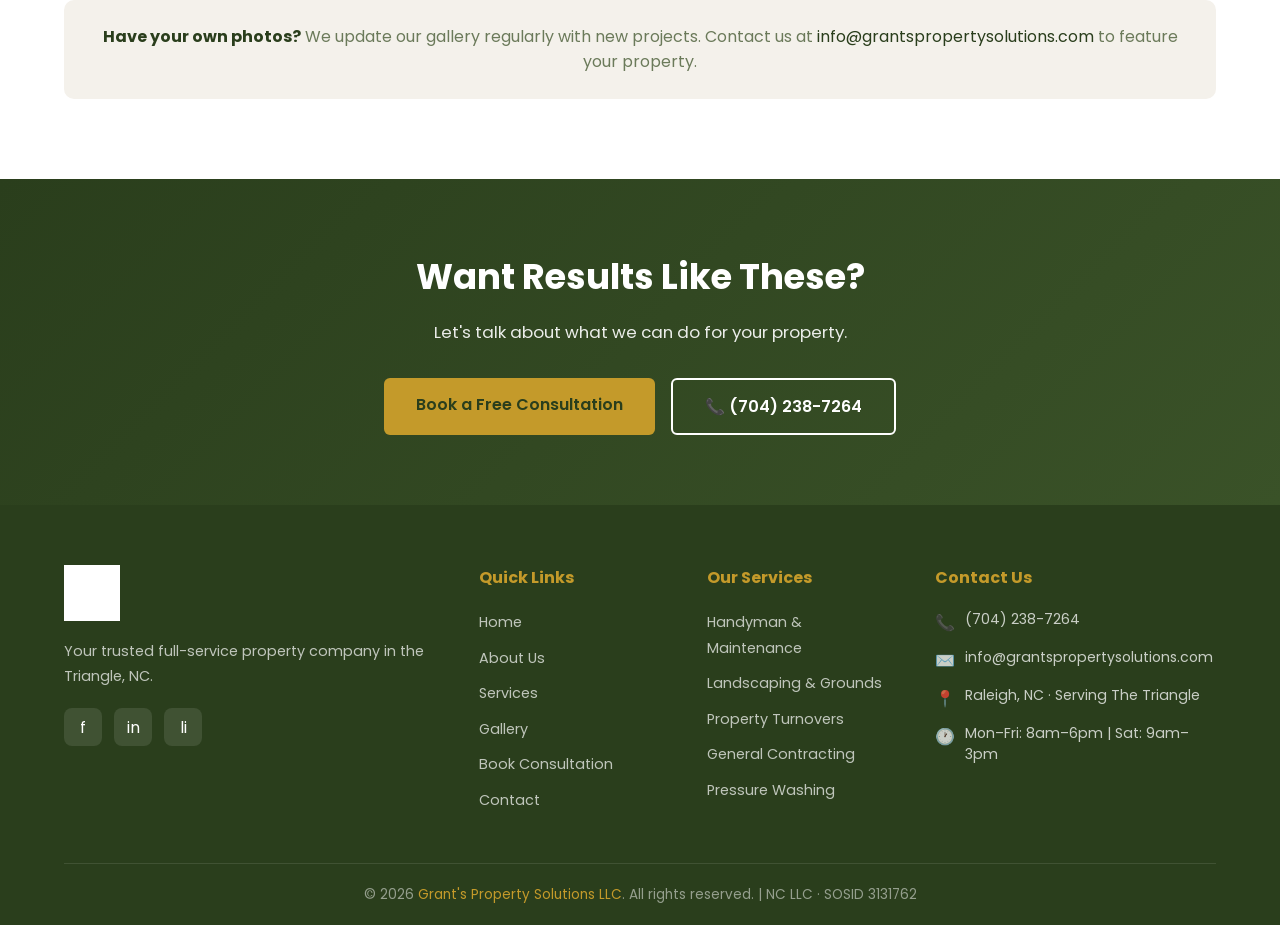
<file: gallery.html>
﻿<!DOCTYPE html>
<html lang="en">
<head>
  <meta charset="UTF-8" />
  <meta name="viewport" content="width=device-width, initial-scale=1.0" />
  <title>Gallery | Property Management & Maintenance Work | Grant's Property Solutions</title>
  <meta name="description" content="Browse photos of properties managed, maintained, renovated, and landscaped by Grant's Property Solutions across Raleigh, Durham, Cary & the Triangle NC." />
  <meta name="keywords" content="property management gallery Triangle NC, property maintenance photos Raleigh, landscaping gallery Durham NC, property renovation NC" />
  <link rel="canonical" href="https://grantspropertysolutions.com/gallery.html" />
  <meta property="og:type" content="website" />
  <meta property="og:title" content="Gallery | Grant's Property Solutions | Triangle NC" />
  <meta property="og:description" content="See our work — properties managed, maintained and renovated across the Triangle NC area." />
  <meta property="og:url" content="https://grantspropertysolutions.com/gallery.html" />
  <meta property="og:image" content="https://grantspropertysolutions.com/images/logo.png" />
  <script type="application/ld+json">
  {"@context":"https://schema.org","@type":"LocalBusiness","name":"Grant's Property Solutions","url":"https://grantspropertysolutions.com","telephone":"+17042387264","address":{"@type":"PostalAddress","addressLocality":"Raleigh","addressRegion":"NC","addressCountry":"US"}}
  </script>
  <link rel="preconnect" href="https://fonts.googleapis.com" />
  <link rel="preconnect" href="https://fonts.gstatic.com" crossorigin />
  <link href="https://fonts.googleapis.com/css2?family=Poppins:wght@400;500;600;700;800&display=swap" rel="stylesheet" />
  <link rel="stylesheet" href="css/style.css" />
</head>
<body>

  <div class="topbar">
    <div class="container">
      <span>📍 Proudly Serving The Triangle & Surrounding Area</span>
      <span>📞 <a href="tel:7042387264">(704) 238-7264</a> &nbsp;|&nbsp; ✉️ <a href="mailto:info@grantspropertysolutions.com">info@grantspropertysolutions.com</a></span>
    </div>
  </div>

  <nav class="navbar">
    <div class="container">
      <div class="nav-inner">
        <a href="index.html" class="logo">
          <img src="images/logo.png" alt="Grant's Property Solutions" class="logo-img" />
        </a>
        <ul class="nav-links">
          <span class="close-menu">✕</span>
          <li><a href="index.html">Home</a></li>
          <li><a href="about.html">About</a></li>
          <li><a href="services.html">Services</a></li>
          <li><a href="gallery.html">Gallery</a></li>
          <li><a href="contact.html">Contact</a></li>
          <li><a href="booking.html" class="btn btn-primary">Book a Consultation</a></li>
        </ul>
        <div class="hamburger"><span></span><span></span><span></span></div>
      </div>
    </div>
  </nav>

  <section class="page-hero">
    <div class="container">
      <div class="breadcrumb"><a href="index.html">Home</a> › Gallery</div>
      <h1>Our Work Gallery</h1>
      <p>A look at some of the properties we've managed, renovated, and transformed.</p>
    </div>
  </section>

  <section class="section gallery-section">
    <div class="container">
      <h2 class="section-title">Featured Properties &amp; Projects</h2>
      <div class="gold-line"></div>
      <p class="section-subtitle">Browse our portfolio — filter by category to find what you're looking for.</p>

      <div class="gallery-filter">
        <button class="filter-btn active" data-filter="all">All</button>
        <button class="filter-btn" data-filter="management">Property Management</button>
        <button class="filter-btn" data-filter="renovation">Renovations</button>
        <button class="filter-btn" data-filter="landscaping">Landscaping</button>
      </div>

      <div class="gallery-grid">
        <div class="gallery-item" data-category="management">
          <div class="gallery-placeholder" style="background:linear-gradient(135deg,#2a3e1c,#3a5228);">
            <div class="g-icon">🏢</div>
            <h4>Managed Residential</h4>
            <p>3-unit apartment complex — Raleigh</p>
          </div>
          <div class="gallery-overlay"><span>🏢 Property Management</span></div>
        </div>
        <div class="gallery-item" data-category="renovation">
          <div class="gallery-placeholder" style="background:linear-gradient(135deg,#3a5228,#4a6a32);">
            <div class="g-icon">🔨</div>
            <h4>Kitchen Renovation</h4>
            <p>Full kitchen remodel — Cary, NC</p>
          </div>
          <div class="gallery-overlay"><span>🔨 Before &amp; After</span></div>
        </div>
        <div class="gallery-item" data-category="landscaping">
          <div class="gallery-placeholder" style="background:linear-gradient(135deg,#1B5E20,#2E7D32);">
            <div class="g-icon">🌿</div>
            <h4>Landscape Design</h4>
            <p>Full yard transformation — Durham, NC</p>
          </div>
          <div class="gallery-overlay"><span>🌿 Landscaping</span></div>
        </div>
        <div class="gallery-item" data-category="management">
          <div class="gallery-placeholder" style="background:linear-gradient(135deg,#c49a2a,#d4af3a);">
            <div class="g-icon">🏡</div>
            <h4>Tenant Placement</h4>
            <p>Single family home — Chapel Hill, NC</p>
          </div>
          <div class="gallery-overlay"><span>🏡 Rented in 5 Days</span></div>
        </div>
        <div class="gallery-item" data-category="renovation">
          <div class="gallery-placeholder" style="background:linear-gradient(135deg,#37474F,#546E7A);">
            <div class="g-icon">🛁</div>
            <h4>Bathroom Remodel</h4>
            <p>Master bath renovation — Wake Forest, NC</p>
          </div>
          <div class="gallery-overlay"><span>🔨 Before &amp; After</span></div>
        </div>
        <div class="gallery-item" data-category="management">
          <div class="gallery-placeholder" style="background:linear-gradient(135deg,#1e2d14,#2a3e1c);">
            <div class="g-icon">🔑</div>
            <h4>Rental Property</h4>
            <p>4-bed rental — The Triangle, NC</p>
          </div>
          <div class="gallery-overlay"><span>🔑 Rented in 7 Days</span></div>
        </div>
        <div class="gallery-item" data-category="landscaping">
          <div class="gallery-placeholder" style="background:linear-gradient(135deg,#2E7D32,#43A047);">
            <div class="g-icon">✂️</div>
            <h4>Grounds Maintenance</h4>
            <p>Commercial property upkeep — Fuquay-Varina, NC</p>
          </div>
          <div class="gallery-overlay"><span>🌿 Ongoing Maintenance</span></div>
        </div>
        <div class="gallery-item" data-category="management">
          <div class="gallery-placeholder" style="background:linear-gradient(135deg,#4A148C,#6A1B9A);">
            <div class="g-icon">🏘️</div>
            <h4>Duplex Management</h4>
            <p>Full management takeover — Raleigh</p>
          </div>
          <div class="gallery-overlay"><span>🔑 Both Units Occupied</span></div>
        </div>
        <div class="gallery-item" data-category="renovation">
          <div class="gallery-placeholder" style="background:linear-gradient(135deg,#BF360C,#E64A19);">
            <div class="g-icon">🏗️</div>
            <h4>Full Rehab</h4>
            <p>Distressed to market-ready — Apex, NC</p>
          </div>
          <div class="gallery-overlay"><span>🔨 Complete Renovation</span></div>
        </div>
      </div>

      <div class="upload-note">
        <p><strong>Have your own photos?</strong> We update our gallery regularly with new projects. Contact us at <a href="mailto:info@grantspropertysolutions.com" style="color:var(--navy);">info@grantspropertysolutions.com</a> to feature your property.</p>
      </div>
    </div>
  </section>

  <section class="cta-banner">
    <div class="container">
      <h2>Want Results Like These?</h2>
      <p>Let's talk about what we can do for your property.</p>
      <div class="cta-btns">
        <a href="booking.html" class="btn btn-primary">Book a Free Consultation</a>
        <a href="tel:7042387264" class="btn btn-outline">📞 (704) 238-7264</a>
      </div>
    </div>
  </section>

  <footer class="footer">
    <div class="container">
      <div class="footer-grid">
        <div class="footer-brand">
          <a href="index.html" class="logo">
            <img src="images/logo.png" alt="Grant's Property Solutions" class="logo-img" />
          </a>
          <p>Your trusted full-service property company in the Triangle, NC.</p>
          <div class="footer-social"><div class="social-btn">f</div><div class="social-btn">in</div><div class="social-btn">li</div></div>
        </div>
        <div>
          <h4>Quick Links</h4>
          <ul class="footer-links">
            <li><a href="index.html">Home</a></li><li><a href="about.html">About Us</a></li><li><a href="services.html">Services</a></li><li><a href="gallery.html">Gallery</a></li><li><a href="booking.html">Book Consultation</a></li><li><a href="contact.html">Contact</a></li>
          </ul>
        </div>
        <div>
          <h4>Our Services</h4>
          <ul class="footer-links">
            <li><a href="services.html">Handyman &amp; Maintenance</a></li><li><a href="services.html">Landscaping &amp; Grounds</a></li><li><a href="services.html">Property Turnovers</a></li><li><a href="services.html">General Contracting</a></li><li><a href="services.html">Pressure Washing</a></li>
          </ul>
        </div>
        <div>
          <h4>Contact Us</h4>
          <div class="footer-contact">
            <div class="footer-contact-item"><span class="fi">📞</span><span><a href="tel:7042387264">(704) 238-7264</a></span></div>
            <div class="footer-contact-item"><span class="fi">✉️</span><span><a href="mailto:info@grantspropertysolutions.com">info@grantspropertysolutions.com</a></span></div>
            <div class="footer-contact-item"><span class="fi">📍</span><span>Raleigh, NC · Serving The Triangle</span></div>
            <div class="footer-contact-item"><span class="fi">🕐</span><span>Mon–Fri: 8am–6pm | Sat: 9am–3pm</span></div>
          </div>
        </div>
      </div>
      <div class="footer-bottom"><p>© 2026 <span>Grant's Property Solutions LLC</span>. All rights reserved. | NC LLC · SOSID 3131762</p></div>
    </div>
  </footer>

  <script src="js/main.js"></script>
</body>
</html>
</file>
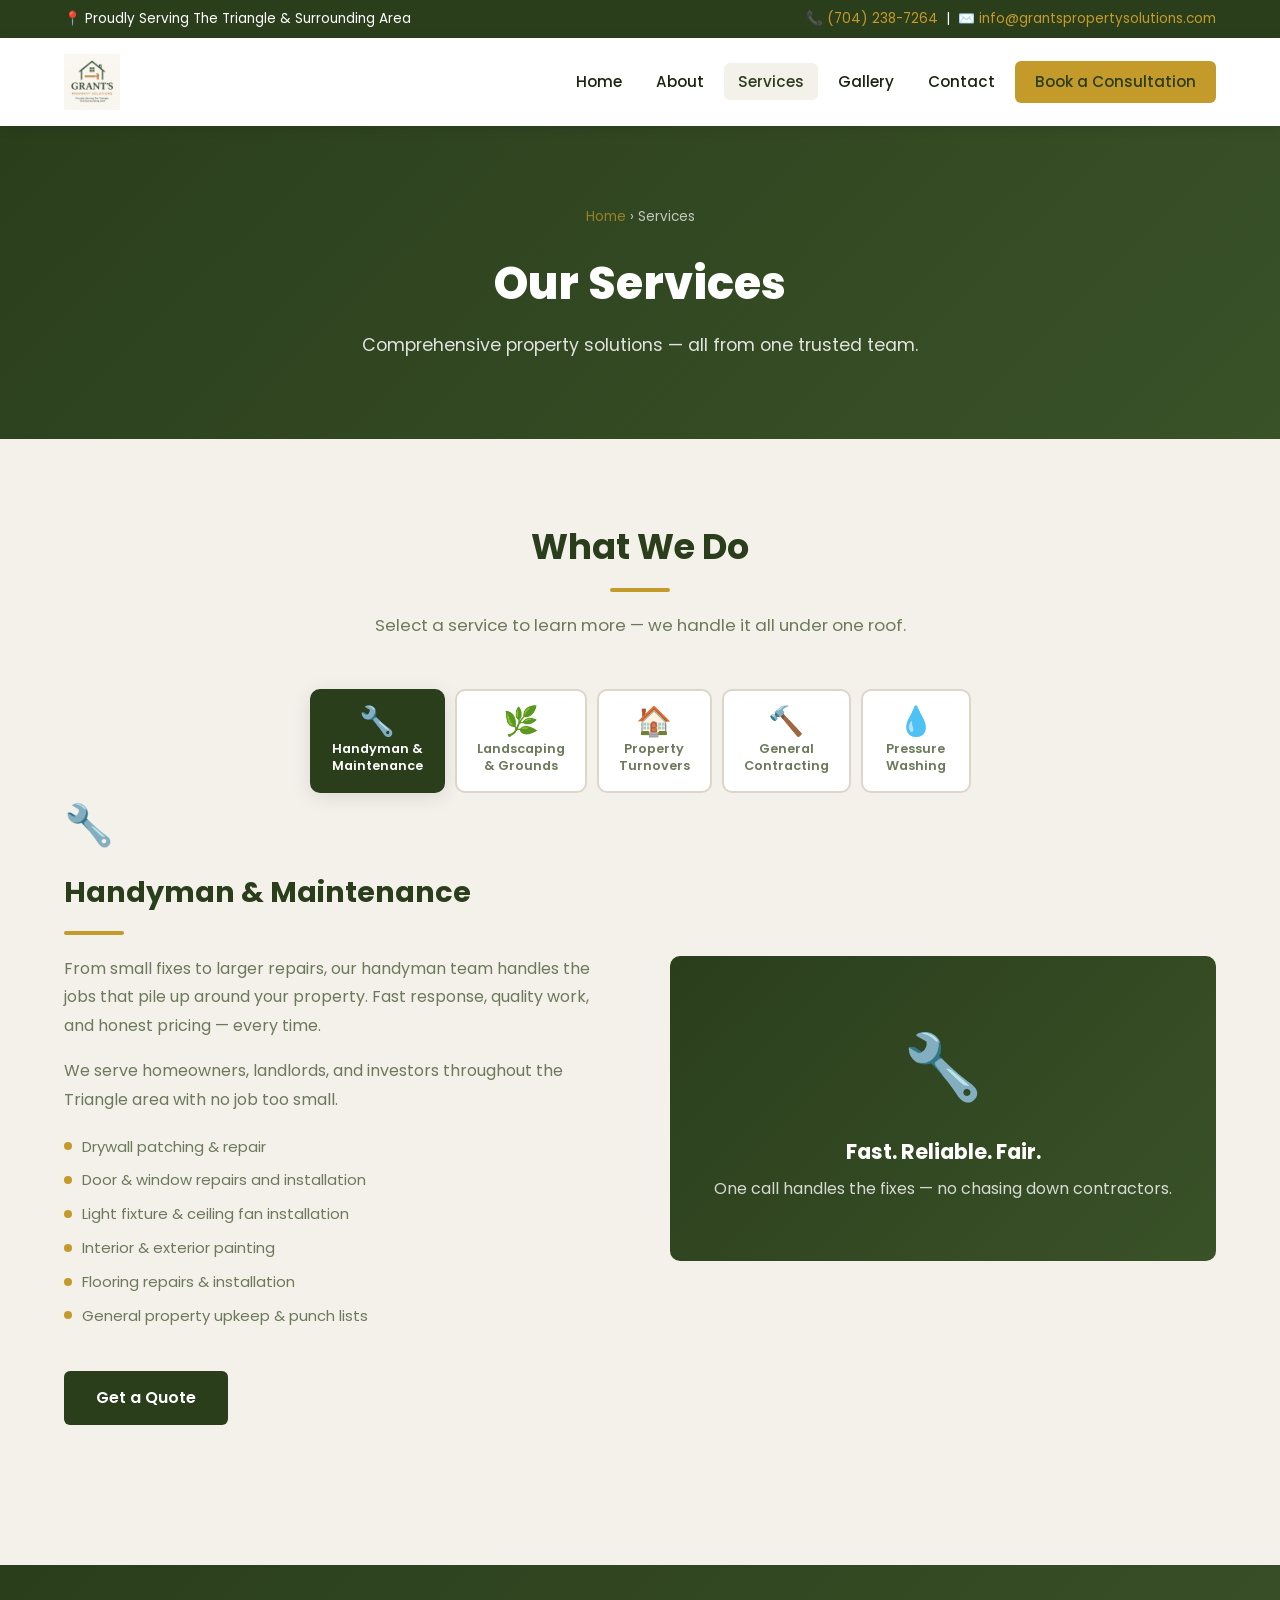
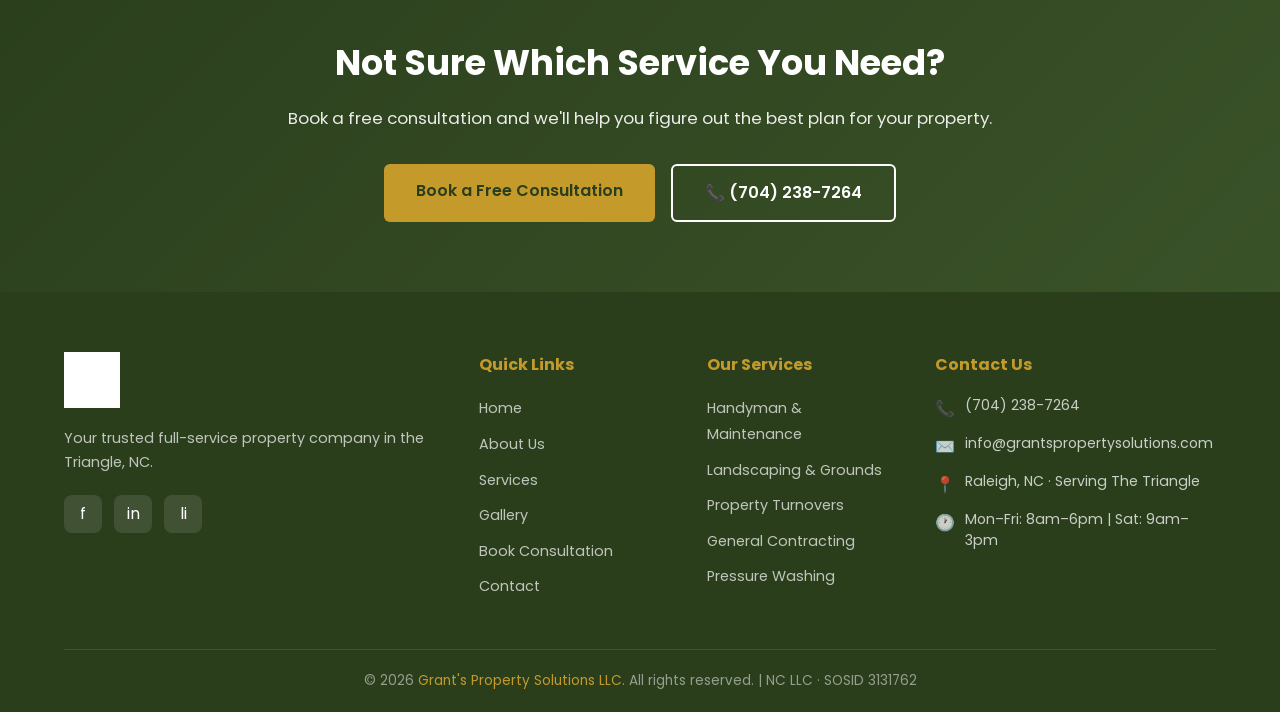
<file: services.html>
﻿<!DOCTYPE html>
<html lang="en">
<head>
  <meta charset="UTF-8" />
  <meta name="viewport" content="width=device-width, initial-scale=1.0" />
  <title>Handyman, Landscaping & Property Services Raleigh Durham NC | Grant's Property Solutions</title>
  <meta name="description" content="Handyman, landscaping, property turnovers, general contracting & pressure washing in Raleigh, Durham, Cary & the Triangle NC. Fast response. Free quotes." />
  <meta name="keywords" content="handyman services Raleigh NC, landscaping Triangle NC, property turnover service Raleigh, general contracting Durham NC, pressure washing Raleigh, home repairs Triangle NC" />
  <link rel="canonical" href="https://grantspropertysolutions.com/services.html" />
  <meta property="og:type" content="website" />
  <meta property="og:title" content="Property Services | Grant's Property Solutions | Triangle NC" />
  <meta property="og:description" content="Handyman, landscaping, turnovers, contracting & pressure washing across the Triangle NC area. Free quotes available." />
  <meta property="og:url" content="https://grantspropertysolutions.com/services.html" />
  <meta property="og:image" content="https://grantspropertysolutions.com/images/logo.png" />
  <script type="application/ld+json">
  {
    "@context": "https://schema.org",
    "@type": "LocalBusiness",
    "name": "Grant's Property Solutions",
    "url": "https://grantspropertysolutions.com",
    "telephone": "+17042387264",
    "address": {"@type": "PostalAddress", "addressLocality": "Raleigh", "addressRegion": "NC", "addressCountry": "US"},
    "areaServed": "Triangle NC",
    "hasOfferCatalog": {
      "@type": "OfferCatalog",
      "name": "Property Services",
      "itemListElement": [
        {"@type": "Offer", "itemOffered": {"@type": "Service", "name": "Handyman & Maintenance", "description": "Repairs, drywall, doors, fixtures, flooring, painting, and general home maintenance."}},
        {"@type": "Offer", "itemOffered": {"@type": "Service", "name": "Landscaping & Grounds", "description": "Lawn care, edging, mulching, tree trimming, seasonal cleanups, and irrigation management."}},
        {"@type": "Offer", "itemOffered": {"@type": "Service", "name": "Property Turnovers", "description": "Deep cleaning, touch-up painting, and repairs between tenants — fast and thorough."}},
        {"@type": "Offer", "itemOffered": {"@type": "Service", "name": "General Contracting", "description": "Kitchen & bathroom renovations, flooring, painting, roofing, windows, and full property rehabs."}},
        {"@type": "Offer", "itemOffered": {"@type": "Service", "name": "Pressure Washing & Exterior", "description": "Driveways, siding, decks, fences, gutters, and full exterior cleaning."}}
      ]
    }
  }
  </script>
  <link rel="preconnect" href="https://fonts.googleapis.com" />
  <link rel="preconnect" href="https://fonts.gstatic.com" crossorigin />
  <link href="https://fonts.googleapis.com/css2?family=Poppins:wght@400;500;600;700;800&display=swap" rel="stylesheet" />
  <link rel="stylesheet" href="css/style.css" />
</head>
<body>

  <div class="topbar">
    <div class="container">
      <span>📍 Proudly Serving The Triangle & Surrounding Area</span>
      <span>📞 <a href="tel:7042387264">(704) 238-7264</a> &nbsp;|&nbsp; ✉️ <a href="mailto:info@grantspropertysolutions.com">info@grantspropertysolutions.com</a></span>
    </div>
  </div>

  <nav class="navbar">
    <div class="container">
      <div class="nav-inner">
        <a href="index.html" class="logo">
          <img src="images/logo.png" alt="Grant's Property Solutions" class="logo-img" />
        </a>
        <ul class="nav-links">
          <span class="close-menu">✕</span>
          <li><a href="index.html">Home</a></li>
          <li><a href="about.html">About</a></li>
          <li><a href="services.html">Services</a></li>
          <li><a href="gallery.html">Gallery</a></li>
          <li><a href="contact.html">Contact</a></li>
          <li><a href="booking.html" class="btn btn-primary">Book a Consultation</a></li>
        </ul>
        <div class="hamburger"><span></span><span></span><span></span></div>
      </div>
    </div>
  </nav>

  <section class="page-hero">
    <div class="container">
      <div class="breadcrumb"><a href="index.html">Home</a> › Services</div>
      <h1>Our Services</h1>
      <p>Comprehensive property solutions — all from one trusted team.</p>
    </div>
  </section>

  <!-- SERVICES TABS -->
  <section class="section services-tab-section">
    <div class="container">
      <h2 class="section-title">What We Do</h2>
      <div class="gold-line"></div>
      <p class="section-subtitle">Select a service to learn more — we handle it all under one roof.</p>

      <!-- Tab Buttons -->
      <div class="svc-tabs" role="tablist">
        <button class="svc-tab active" data-tab="handyman" role="tab" aria-selected="true">
          <span class="tab-icon">🔧</span>
          <span class="tab-label">Handyman &amp;<br>Maintenance</span>
        </button>
        <button class="svc-tab" data-tab="landscaping" role="tab" aria-selected="false">
          <span class="tab-icon">🌿</span>
          <span class="tab-label">Landscaping<br>&amp; Grounds</span>
        </button>
        <button class="svc-tab" data-tab="turnovers" role="tab" aria-selected="false">
          <span class="tab-icon">🏠</span>
          <span class="tab-label">Property<br>Turnovers</span>
        </button>
        <button class="svc-tab" data-tab="contracting" role="tab" aria-selected="false">
          <span class="tab-icon">🔨</span>
          <span class="tab-label">General<br>Contracting</span>
        </button>
        <button class="svc-tab" data-tab="pressure" role="tab" aria-selected="false">
          <span class="tab-icon">💧</span>
          <span class="tab-label">Pressure<br>Washing</span>
        </button>
      </div>

      <!-- Tab Panels -->
      <div class="svc-panels">

        <!-- Handyman & Maintenance -->
        <div class="svc-panel active" id="panel-handyman" role="tabpanel">
          <div class="service-detail">
            <div class="service-detail-text">
              <div style="font-size:2.5rem;margin-bottom:12px;">🔧</div>
              <h2>Handyman &amp; Maintenance</h2>
              <div class="gold-line" style="margin:12px 0 20px;"></div>
              <p>From small fixes to larger repairs, our handyman team handles the jobs that pile up around your property. Fast response, quality work, and honest pricing — every time.</p>
              <p>We serve homeowners, landlords, and investors throughout the Triangle area with no job too small.</p>
              <div class="service-features">
                <div class="feature-item"><div class="feature-dot"></div><span>Drywall patching &amp; repair</span></div>
                <div class="feature-item"><div class="feature-dot"></div><span>Door &amp; window repairs and installation</span></div>
                <div class="feature-item"><div class="feature-dot"></div><span>Light fixture &amp; ceiling fan installation</span></div>
                <div class="feature-item"><div class="feature-dot"></div><span>Interior &amp; exterior painting</span></div>
                <div class="feature-item"><div class="feature-dot"></div><span>Flooring repairs &amp; installation</span></div>
                <div class="feature-item"><div class="feature-dot"></div><span>General property upkeep &amp; punch lists</span></div>
              </div>
              <a href="booking.html" class="btn btn-navy" style="margin-top:24px;">Get a Quote</a>
            </div>
            <div class="service-visual">
              <div class="icon">🔧</div>
              <h3>Fast. Reliable. Fair.</h3>
              <p>One call handles the fixes — no chasing down contractors.</p>
            </div>
          </div>
        </div>

        <!-- Landscaping -->
        <div class="svc-panel" id="panel-landscaping" role="tabpanel">
          <div class="service-detail">
            <div class="service-detail-text">
              <div style="font-size:2.5rem;margin-bottom:12px;">🌿</div>
              <h2>Landscaping &amp; Grounds</h2>
              <div class="gold-line" style="margin:12px 0 20px;"></div>
              <p>First impressions matter. Our landscaping and grounds maintenance services keep your property looking sharp year-round — protecting curb appeal and property value.</p>
              <p>We offer one-time services and recurring monthly contracts for homeowners and landlords alike.</p>
              <div class="service-features">
                <div class="feature-item"><div class="feature-dot"></div><span>Regular lawn mowing &amp; edging</span></div>
                <div class="feature-item"><div class="feature-dot"></div><span>Seasonal clean-up (spring &amp; fall)</span></div>
                <div class="feature-item"><div class="feature-dot"></div><span>Mulching, planting &amp; bed maintenance</span></div>
                <div class="feature-item"><div class="feature-dot"></div><span>Tree &amp; shrub trimming</span></div>
                <div class="feature-item"><div class="feature-dot"></div><span>Irrigation system checks</span></div>
                <div class="feature-item"><div class="feature-dot"></div><span>Gutter cleaning &amp; exterior upkeep</span></div>
              </div>
              <a href="booking.html" class="btn btn-navy" style="margin-top:24px;">Get a Quote</a>
            </div>
            <div class="service-visual">
              <div class="icon">🌿</div>
              <h3>Beautiful Properties Year-Round</h3>
              <p>We keep your grounds pristine so you don't have to lift a finger.</p>
            </div>
          </div>
        </div>

        <!-- Property Turnovers -->
        <div class="svc-panel" id="panel-turnovers" role="tabpanel">
          <div class="service-detail">
            <div class="service-detail-text">
              <div style="font-size:2.5rem;margin-bottom:12px;">🏠</div>
              <h2>Property Turnovers</h2>
              <div class="gold-line" style="margin:12px 0 20px;"></div>
              <p>Get your property rent-ready fast. Our turnover service covers everything a property needs between occupants — deep cleaning, touch-up painting, minor repairs, and a final walkthrough so the next tenant moves into a property that looks brand new.</p>
              <div class="service-features">
                <div class="feature-item"><div class="feature-dot"></div><span>Deep cleaning — every room, top to bottom</span></div>
                <div class="feature-item"><div class="feature-dot"></div><span>Touch-up &amp; full interior repainting</span></div>
                <div class="feature-item"><div class="feature-dot"></div><span>Carpet cleaning &amp; flooring touch-ups</span></div>
                <div class="feature-item"><div class="feature-dot"></div><span>Minor repairs — doors, fixtures, hardware</span></div>
                <div class="feature-item"><div class="feature-dot"></div><span>Appliance cleaning &amp; testing</span></div>
                <div class="feature-item"><div class="feature-dot"></div><span>Final walkthrough &amp; photo documentation</span></div>
              </div>
              <a href="booking.html" class="btn btn-navy" style="margin-top:24px;">Book a Turnover</a>
            </div>
            <div class="service-visual">
              <div class="icon">🏠</div>
              <h3>Move-Out to Move-In Ready</h3>
              <p>Fast, thorough, and priced to keep your vacancy window tight.</p>
            </div>
          </div>
        </div>

        <!-- General Contracting -->
        <div class="svc-panel" id="panel-contracting" role="tabpanel">
          <div class="service-detail">
            <div class="service-detail-text">
              <div style="font-size:2.5rem;margin-bottom:12px;">🔨</div>
              <h2>General Contracting</h2>
              <div class="gold-line" style="margin:12px 0 20px;"></div>
              <p>From updates to full renovations, we deliver quality workmanship on every project and manage the entire process — so you never have to coordinate multiple contractors.</p>
              <p>We handle projects up to $30,000 across residential and investment properties throughout the Triangle.</p>
              <div class="service-features">
                <div class="feature-item"><div class="feature-dot"></div><span>Kitchen &amp; bathroom renovations</span></div>
                <div class="feature-item"><div class="feature-dot"></div><span>Flooring, painting &amp; drywall</span></div>
                <div class="feature-item"><div class="feature-dot"></div><span>Roofing, windows &amp; doors</span></div>
                <div class="feature-item"><div class="feature-dot"></div><span>Deck building &amp; repairs</span></div>
                <div class="feature-item"><div class="feature-dot"></div><span>Fencing &amp; exterior improvements</span></div>
                <div class="feature-item"><div class="feature-dot"></div><span>Full investment property rehabs</span></div>
              </div>
              <a href="booking.html" class="btn btn-navy" style="margin-top:24px;">Request a Bid</a>
            </div>
            <div class="service-visual">
              <div class="icon">🔨</div>
              <h3>Quality Work, Every Time</h3>
              <p>Fully insured and backed by our satisfaction guarantee.</p>
            </div>
          </div>
        </div>

        <!-- Pressure Washing -->
        <div class="svc-panel" id="panel-pressure" role="tabpanel">
          <div class="service-detail">
            <div class="service-detail-text">
              <div style="font-size:2.5rem;margin-bottom:12px;">💧</div>
              <h2>Pressure Washing &amp; Exterior</h2>
              <div class="gold-line" style="margin:12px 0 20px;"></div>
              <p>Restore your property's curb appeal fast. Our pressure washing service blasts away dirt, mold, mildew, and stains from driveways, siding, decks, fences, and more — giving your property a clean, fresh look without a renovation price tag.</p>
              <div class="service-features">
                <div class="feature-item"><div class="feature-dot"></div><span>Driveway &amp; sidewalk cleaning</span></div>
                <div class="feature-item"><div class="feature-dot"></div><span>House siding &amp; exterior walls</span></div>
                <div class="feature-item"><div class="feature-dot"></div><span>Decks, patios &amp; porches</span></div>
                <div class="feature-item"><div class="feature-dot"></div><span>Fences &amp; retaining walls</span></div>
                <div class="feature-item"><div class="feature-dot"></div><span>Roof soft washing</span></div>
                <div class="feature-item"><div class="feature-dot"></div><span>Gutter exterior cleaning</span></div>
              </div>
              <a href="booking.html" class="btn btn-navy" style="margin-top:24px;">Get a Quote</a>
            </div>
            <div class="service-visual">
              <div class="icon">💧</div>
              <h3>Instant Curb Appeal</h3>
              <p>Clean properties attract better tenants and higher offers.</p>
            </div>
          </div>
        </div>

      </div><!-- /svc-panels -->
    </div>
  </section>

  <section class="cta-banner">
    <div class="container">
      <h2>Not Sure Which Service You Need?</h2>
      <p>Book a free consultation and we'll help you figure out the best plan for your property.</p>
      <div class="cta-btns">
        <a href="booking.html" class="btn btn-primary">Book a Free Consultation</a>
        <a href="tel:7042387264" class="btn btn-outline">📞 (704) 238-7264</a>
      </div>
    </div>
  </section>

  <footer class="footer">
    <div class="container">
      <div class="footer-grid">
        <div class="footer-brand">
          <a href="index.html" class="logo">
            <img src="images/logo.png" alt="Grant's Property Solutions" class="logo-img" />
          </a>
          <p>Your trusted full-service property company in the Triangle, NC.</p>
          <div class="footer-social"><div class="social-btn">f</div><div class="social-btn">in</div><div class="social-btn">li</div></div>
        </div>
        <div>
          <h4>Quick Links</h4>
          <ul class="footer-links">
            <li><a href="index.html">Home</a></li><li><a href="about.html">About Us</a></li><li><a href="services.html">Services</a></li><li><a href="gallery.html">Gallery</a></li><li><a href="booking.html">Book Consultation</a></li><li><a href="contact.html">Contact</a></li>
          </ul>
        </div>
        <div>
          <h4>Our Services</h4>
          <ul class="footer-links">
            <li><a href="services.html">Handyman &amp; Maintenance</a></li><li><a href="services.html">Landscaping &amp; Grounds</a></li><li><a href="services.html">Property Turnovers</a></li><li><a href="services.html">General Contracting</a></li><li><a href="services.html">Pressure Washing</a></li>
          </ul>
        </div>
        <div>
          <h4>Contact Us</h4>
          <div class="footer-contact">
            <div class="footer-contact-item"><span class="fi">📞</span><span><a href="tel:7042387264">(704) 238-7264</a></span></div>
            <div class="footer-contact-item"><span class="fi">✉️</span><span><a href="mailto:info@grantspropertysolutions.com">info@grantspropertysolutions.com</a></span></div>
            <div class="footer-contact-item"><span class="fi">📍</span><span>Raleigh, NC · Serving The Triangle</span></div>
            <div class="footer-contact-item"><span class="fi">🕐</span><span>Mon–Fri: 8am–6pm | Sat: 9am–3pm</span></div>
          </div>
        </div>
      </div>
      <div class="footer-bottom"><p>© 2026 <span>Grant's Property Solutions LLC</span>. All rights reserved. | NC LLC · SOSID 3131762</p></div>
    </div>
  </footer>

  <script src="js/main.js"></script>
</body>
</html>
</file>
<file: css/style.css>
/* ===== CSS VARIABLES ===== */
:root {
  --navy: #2a3e1c;
  --navy-light: #3a5228;
  --gold: #c49a2a;
  --gold-light: #d4af3a;
  --white: #ffffff;
  --light-gray: #f4f1eb;
  --mid-gray: #ddd6c8;
  --text-dark: #1a2410;
  --text-mid: #6b7a5a;
  --shadow: 0 4px 20px rgba(0,0,0,0.1);
  --shadow-hover: 0 8px 30px rgba(0,0,0,0.18);
  --radius: 10px;
  --transition: all 0.3s ease;
}

/* ===== RESET ===== */
*, *::before, *::after { box-sizing: border-box; margin: 0; padding: 0; }
html { scroll-behavior: smooth; }
body {
  font-family: 'Poppins', sans-serif;
  color: var(--text-dark);
  background: var(--white);
  line-height: 1.6;
}
a { text-decoration: none; color: inherit; }
ul { list-style: none; }
img { max-width: 100%; height: auto; display: block; }

/* ===== UTILITY ===== */
.container { max-width: 1200px; margin: 0 auto; padding: 0 24px; }
.section { padding: 80px 0; }
.section-title {
  font-size: 2.2rem;
  font-weight: 700;
  color: var(--navy);
  margin-bottom: 12px;
  text-align: center;
}
.section-subtitle {
  text-align: center;
  color: var(--text-mid);
  font-size: 1.05rem;
  margin-bottom: 50px;
}
.gold-line {
  width: 60px;
  height: 4px;
  background: var(--gold);
  margin: 12px auto 20px;
  border-radius: 2px;
}
.btn {
  display: inline-block;
  padding: 14px 32px;
  border-radius: 6px;
  font-weight: 600;
  font-size: 1rem;
  cursor: pointer;
  transition: var(--transition);
  border: none;
  font-family: 'Poppins', sans-serif;
}
.btn-primary {
  background: var(--gold);
  color: var(--navy);
}
.btn-primary:hover { background: var(--gold-light); transform: translateY(-2px); box-shadow: var(--shadow-hover); }
.btn-outline {
  background: transparent;
  border: 2px solid var(--white);
  color: var(--white);
}
.btn-outline:hover { background: var(--white); color: var(--navy); transform: translateY(-2px); }
.btn-navy {
  background: var(--navy);
  color: var(--white);
}
.btn-navy:hover { background: var(--navy-light); transform: translateY(-2px); box-shadow: var(--shadow-hover); }

/* ===== TOPBAR ===== */
.topbar {
  background: var(--navy);
  color: var(--white);
  padding: 8px 0;
  font-size: 0.85rem;
}
.topbar .container {
  display: flex;
  justify-content: space-between;
  align-items: center;
  flex-wrap: wrap;
  gap: 8px;
}
.topbar a { color: var(--gold); }
.topbar a:hover { text-decoration: underline; }

/* ===== NAVBAR ===== */
.navbar {
  background: var(--white);
  position: sticky;
  top: 0;
  z-index: 1000;
  box-shadow: 0 2px 12px rgba(0,0,0,0.1);
  padding: 0;
}
.nav-inner {
  display: flex;
  align-items: center;
  justify-content: space-between;
  padding: 16px 0;
}
.logo {
  display: flex;
  align-items: center;
}
.logo-img {
  height: 56px;
  width: auto;
  display: block;
}
.nav-links {
  display: flex;
  align-items: center;
  gap: 6px;
}
.nav-links a {
  padding: 8px 14px;
  border-radius: 6px;
  font-weight: 500;
  font-size: 0.95rem;
  color: var(--text-dark);
  transition: var(--transition);
}
.nav-links a:hover, .nav-links a.active {
  background: var(--light-gray);
  color: var(--navy);
}
.nav-links .btn-primary { color: var(--navy); padding: 9px 20px; }
.hamburger {
  display: none;
  flex-direction: column;
  gap: 5px;
  cursor: pointer;
  padding: 4px;
}
.hamburger span {
  display: block;
  width: 26px;
  height: 3px;
  background: var(--navy);
  border-radius: 2px;
  transition: var(--transition);
}

/* ===== CLOSE MENU (mobile only) ===== */
.close-menu { display: none; }

/* ===== HERO ===== */
.hero {
  background: linear-gradient(135deg, var(--navy) 0%, var(--navy-light) 60%, #4a6a32 100%);
  color: var(--white);
  padding: 100px 0 80px;
  position: relative;
  overflow: hidden;
}
.hero::before {
  content: '';
  position: absolute;
  inset: 0;
  background: url("data:image/svg+xml,%3Csvg width='60' height='60' viewBox='0 0 60 60' xmlns='http://www.w3.org/2000/svg'%3E%3Cg fill='none' fill-rule='evenodd'%3E%3Cg fill='%23ffffff' fill-opacity='0.03'%3E%3Cpath d='M36 34v-4h-2v4h-4v2h4v4h2v-4h4v-2h-4zm0-30V0h-2v4h-4v2h4v4h2V6h4V4h-4zM6 34v-4H4v4H0v2h4v4h2v-4h4v-2H6zM6 4V0H4v4H0v2h4v4h2V6h4V4H6z'/%3E%3C/g%3E%3C/g%3E%3C/svg%3E");
}
.hero .container { position: relative; z-index: 1; }
.hero-inner {
  display: grid;
  grid-template-columns: 1fr auto;
  gap: 48px;
  align-items: center;
}
.hero-content { max-width: 620px; }
.hero-right-card {
  background: rgba(255,255,255,0.08);
  border: 1px solid rgba(255,255,255,0.15);
  border-radius: 16px;
  padding: 32px 28px;
  min-width: 260px;
  max-width: 300px;
  backdrop-filter: blur(8px);
  flex-shrink: 0;
}
.hero-right-card h4 {
  font-size: 1rem;
  font-weight: 700;
  color: var(--gold);
  text-transform: uppercase;
  letter-spacing: 0.5px;
  margin-bottom: 20px;
}
.hero-trust-list {
  display: flex;
  flex-direction: column;
  gap: 12px;
  margin-bottom: 24px;
}
.hero-trust-item {
  display: flex;
  align-items: center;
  gap: 10px;
  font-size: 0.9rem;
  opacity: 0.92;
}
.hero-trust-check {
  width: 20px;
  height: 20px;
  background: var(--gold);
  border-radius: 50%;
  display: flex;
  align-items: center;
  justify-content: center;
  flex-shrink: 0;
  font-size: 0.7rem;
  color: var(--navy);
  font-weight: 800;
}
.hero-right-divider {
  border: none;
  border-top: 1px solid rgba(255,255,255,0.12);
  margin: 20px 0;
}
.hero-right-phone {
  font-size: 1.1rem;
  font-weight: 700;
  color: var(--gold);
  display: block;
  margin-bottom: 4px;
}
.hero-right-phone-label {
  font-size: 0.8rem;
  opacity: 0.7;
  margin-bottom: 16px;
  display: block;
}
.hero-badge {
  display: inline-block;
  background: rgba(201,168,76,0.2);
  border: 1px solid var(--gold);
  color: var(--gold);
  padding: 6px 16px;
  border-radius: 20px;
  font-size: 0.85rem;
  font-weight: 600;
  margin-bottom: 24px;
  letter-spacing: 0.5px;
}
.hero h1 {
  font-size: clamp(2rem, 5vw, 3.4rem);
  font-weight: 800;
  line-height: 1.15;
  margin-bottom: 22px;
}
.hero h1 span { color: var(--gold); }
.hero p {
  font-size: 1.1rem;
  line-height: 1.8;
  opacity: 0.9;
  margin-bottom: 36px;
  max-width: 560px;
}
.hero-btns { display: flex; gap: 16px; flex-wrap: wrap; }
.hero-stats {
  display: flex;
  gap: 40px;
  margin-top: 60px;
  flex-wrap: wrap;
}
.stat { text-align: left; }
.stat-num {
  font-size: 2rem;
  font-weight: 800;
  color: var(--gold);
  line-height: 1;
}
.stat-label { font-size: 0.85rem; opacity: 0.8; margin-top: 4px; }

/* ===== SERVICES PREVIEW ===== */
.services-preview { background: var(--light-gray); }
.services-grid {
  display: grid;
  grid-template-columns: repeat(auto-fit, minmax(280px, 1fr));
  gap: 24px;
}
.service-card {
  background: var(--white);
  border-radius: var(--radius);
  padding: 36px 28px;
  box-shadow: var(--shadow);
  transition: var(--transition);
  border-top: 4px solid transparent;
  position: relative;
}
.service-card:hover {
  transform: translateY(-6px);
  box-shadow: var(--shadow-hover);
  border-top-color: var(--gold);
}
.service-icon {
  width: 60px;
  height: 60px;
  background: linear-gradient(135deg, var(--navy), var(--navy-light));
  border-radius: 12px;
  display: flex;
  align-items: center;
  justify-content: center;
  margin-bottom: 20px;
  font-size: 1.6rem;
}
.service-card h3 { font-size: 1.15rem; font-weight: 700; color: var(--navy); margin-bottom: 10px; }
.service-card p { color: var(--text-mid); font-size: 0.93rem; line-height: 1.7; margin-bottom: 16px; }
.service-card-link {
  display: inline-flex;
  align-items: center;
  gap: 6px;
  color: var(--gold);
  font-size: 0.88rem;
  font-weight: 600;
  transition: var(--transition);
}
.service-card-link::after { content: '→'; transition: transform 0.2s; }
.service-card:hover .service-card-link::after { transform: translateX(4px); }

/* ===== MOBILE STICKY CALL BAR ===== */
.mobile-call-bar {
  display: none;
  position: fixed;
  bottom: 0; left: 0; right: 0;
  background: var(--navy);
  z-index: 900;
  padding: 0;
  border-top: 2px solid var(--gold);
}
.mobile-call-bar-inner {
  display: grid;
  grid-template-columns: 1fr 1fr;
}
.mobile-call-bar a {
  display: flex;
  align-items: center;
  justify-content: center;
  gap: 8px;
  padding: 14px 12px;
  font-weight: 600;
  font-size: 0.9rem;
  color: var(--white);
}
.mobile-call-bar a:first-child {
  background: var(--gold);
  color: var(--navy);
  border-right: 1px solid rgba(0,0,0,0.15);
}
.mobile-call-bar a:last-child { color: var(--white); }

/* ===== WHY US ===== */
.why-us { background: var(--white); }
.why-grid {
  display: grid;
  grid-template-columns: 1fr 1fr;
  gap: 60px;
  align-items: center;
}
.why-text h2 { font-size: 2rem; font-weight: 700; color: var(--navy); margin-bottom: 16px; }
.why-text p { color: var(--text-mid); margin-bottom: 28px; line-height: 1.8; }
.why-list { display: flex; flex-direction: column; gap: 16px; }
.why-item { display: flex; align-items: flex-start; gap: 14px; }
.check-icon {
  width: 28px;
  height: 28px;
  background: var(--gold);
  border-radius: 50%;
  display: flex;
  align-items: center;
  justify-content: center;
  flex-shrink: 0;
  margin-top: 2px;
}
.check-icon::after { content: '✓'; color: var(--navy); font-weight: 800; font-size: 0.85rem; }
.why-item-text strong { display: block; color: var(--navy); font-weight: 600; margin-bottom: 3px; }
.why-item-text span { color: var(--text-mid); font-size: 0.92rem; }
.why-visual {
  background: linear-gradient(135deg, var(--navy), var(--navy-light));
  border-radius: var(--radius);
  padding: 50px 40px;
  color: var(--white);
  text-align: center;
}
.why-visual .big-num { font-size: 5rem; font-weight: 800; color: var(--gold); line-height: 1; }
.why-visual p { font-size: 1.1rem; opacity: 0.9; margin-top: 10px; }
.why-visual-stats { display: grid; grid-template-columns: 1fr 1fr; gap: 20px; margin-top: 30px; }
.mini-stat { background: rgba(255,255,255,0.08); padding: 20px; border-radius: 8px; }
.mini-stat .num { font-size: 1.8rem; font-weight: 800; color: var(--gold); }
.mini-stat .lbl { font-size: 0.8rem; opacity: 0.8; margin-top: 4px; }

/* ===== CTA BANNER ===== */
.cta-banner {
  background: linear-gradient(135deg, var(--navy), var(--navy-light));
  color: var(--white);
  padding: 70px 0;
  text-align: center;
}
.cta-banner h2 { font-size: 2.2rem; font-weight: 700; margin-bottom: 14px; }
.cta-banner p { opacity: 0.9; font-size: 1.05rem; margin-bottom: 32px; }
.cta-btns { display: flex; gap: 16px; justify-content: center; flex-wrap: wrap; }

/* ===== TESTIMONIALS ===== */
.testimonials { background: var(--light-gray); }
.testimonials-grid {
  display: grid;
  grid-template-columns: repeat(auto-fit, minmax(280px, 1fr));
  gap: 24px;
}
.testimonial-card {
  background: var(--white);
  border-radius: var(--radius);
  padding: 32px 28px;
  box-shadow: var(--shadow);
}
.stars { color: var(--gold); font-size: 1.1rem; margin-bottom: 16px; }
.testimonial-card p { color: var(--text-mid); font-size: 0.95rem; line-height: 1.7; font-style: italic; margin-bottom: 20px; }
.reviewer { display: flex; align-items: center; gap: 12px; }
.reviewer-avatar {
  width: 44px;
  height: 44px;
  background: var(--navy);
  border-radius: 50%;
  display: flex;
  align-items: center;
  justify-content: center;
  color: var(--gold);
  font-weight: 700;
  font-size: 1rem;
}
.reviewer-info strong { display: block; font-size: 0.95rem; color: var(--navy); }
.reviewer-info span { font-size: 0.82rem; color: var(--text-mid); }

/* ===== ABOUT PAGE ===== */
.page-hero {
  background: linear-gradient(135deg, var(--navy), var(--navy-light));
  color: var(--white);
  padding: 80px 0;
  text-align: center;
}
.page-hero h1 { font-size: 2.8rem; font-weight: 800; margin-bottom: 12px; }
.page-hero p { opacity: 0.85; font-size: 1.1rem; }
.breadcrumb { font-size: 0.85rem; opacity: 0.7; margin-bottom: 20px; }
.breadcrumb a { color: var(--gold); }

.about-intro { background: var(--white); }
.about-intro-grid {
  display: grid;
  grid-template-columns: 1fr 1fr;
  gap: 60px;
  align-items: center;
}
.about-intro-text h2 { font-size: 2rem; font-weight: 700; color: var(--navy); margin-bottom: 16px; }
.about-intro-text p { color: var(--text-mid); line-height: 1.8; margin-bottom: 16px; }
.about-visual {
  background: var(--light-gray);
  border-radius: var(--radius);
  padding: 50px 40px;
  text-align: center;
}
.about-visual .big-icon { font-size: 5rem; margin-bottom: 20px; }
.about-visual h3 { font-size: 1.5rem; font-weight: 700; color: var(--navy); margin-bottom: 10px; }
.about-visual p { color: var(--text-mid); font-size: 0.95rem; }

.values { background: var(--light-gray); }
.values-grid {
  display: grid;
  grid-template-columns: repeat(auto-fit, minmax(200px, 1fr));
  gap: 24px;
}
.value-card {
  background: var(--white);
  border-radius: var(--radius);
  padding: 36px 24px;
  text-align: center;
  box-shadow: var(--shadow);
  transition: var(--transition);
}
.value-card:hover { transform: translateY(-4px); }
.value-icon { font-size: 2.5rem; margin-bottom: 16px; }
.value-card h3 { font-size: 1.05rem; font-weight: 700; color: var(--navy); margin-bottom: 8px; }
.value-card p { color: var(--text-mid); font-size: 0.88rem; }

.team { background: var(--white); }
.team-grid { display: grid; grid-template-columns: repeat(auto-fit, minmax(260px, 1fr)); gap: 28px; }
.team-card {
  background: var(--light-gray);
  border-radius: var(--radius);
  overflow: hidden;
  box-shadow: var(--shadow);
  transition: var(--transition);
}
.team-card:hover { transform: translateY(-4px); box-shadow: var(--shadow-hover); }
.team-photo {
  height: 220px;
  background: linear-gradient(135deg, var(--navy), var(--navy-light));
  display: flex;
  align-items: center;
  justify-content: center;
}
.team-photo .initials {
  width: 90px;
  height: 90px;
  background: var(--gold);
  border-radius: 50%;
  display: flex;
  align-items: center;
  justify-content: center;
  font-size: 2rem;
  font-weight: 800;
  color: var(--navy);
}
.team-info { padding: 24px; }
.team-info h3 { font-size: 1.1rem; font-weight: 700; color: var(--navy); }
.team-info .role { color: var(--gold); font-size: 0.85rem; font-weight: 600; margin: 4px 0 10px; }
.team-info p { color: var(--text-mid); font-size: 0.88rem; line-height: 1.6; }

/* ===== SERVICES PAGE ===== */
.services-full { background: var(--white); }
.service-detail {
  display: grid;
  grid-template-columns: 1fr 1fr;
  gap: 60px;
  align-items: center;
  padding: 60px 0;
  border-bottom: 1px solid var(--mid-gray);
}
.service-detail:last-child { border-bottom: none; }
.service-detail.reverse { direction: rtl; }
.service-detail.reverse > * { direction: ltr; }
.service-detail-text h2 { font-size: 1.8rem; font-weight: 700; color: var(--navy); margin-bottom: 16px; }
.service-detail-text p { color: var(--text-mid); line-height: 1.8; margin-bottom: 16px; }
.service-features { display: flex; flex-direction: column; gap: 10px; margin: 20px 0; }
.feature-item { display: flex; align-items: center; gap: 10px; }
.feature-dot { width: 8px; height: 8px; background: var(--gold); border-radius: 50%; flex-shrink: 0; }
.feature-item span { color: var(--text-mid); font-size: 0.93rem; }
.service-visual {
  background: linear-gradient(135deg, var(--navy), var(--navy-light));
  border-radius: var(--radius);
  padding: 60px 40px;
  text-align: center;
  color: var(--white);
}
.service-visual .icon { font-size: 4rem; margin-bottom: 16px; }
.service-visual h3 { font-size: 1.3rem; font-weight: 700; }
.service-visual p { opacity: 0.8; margin-top: 8px; }

/* ===== GALLERY ===== */
.gallery-section { background: var(--white); }
.gallery-filter {
  display: flex;
  gap: 10px;
  justify-content: center;
  flex-wrap: wrap;
  margin-bottom: 40px;
}
.filter-btn {
  padding: 8px 20px;
  border-radius: 20px;
  border: 2px solid var(--navy);
  background: transparent;
  color: var(--navy);
  font-weight: 600;
  font-size: 0.9rem;
  cursor: pointer;
  transition: var(--transition);
  font-family: 'Poppins', sans-serif;
}
.filter-btn.active, .filter-btn:hover {
  background: var(--navy);
  color: var(--white);
}
.gallery-grid {
  display: grid;
  grid-template-columns: repeat(auto-fill, minmax(300px, 1fr));
  gap: 20px;
}
.gallery-item {
  border-radius: var(--radius);
  overflow: hidden;
  box-shadow: var(--shadow);
  position: relative;
  cursor: pointer;
  transition: var(--transition);
}
.gallery-item:hover { transform: scale(1.02); box-shadow: var(--shadow-hover); }
.gallery-placeholder {
  height: 250px;
  background: linear-gradient(135deg, var(--navy), var(--navy-light));
  display: flex;
  flex-direction: column;
  align-items: center;
  justify-content: center;
  color: var(--white);
  text-align: center;
  padding: 20px;
}
.gallery-placeholder .g-icon { font-size: 3rem; margin-bottom: 12px; }
.gallery-placeholder h4 { font-size: 1rem; font-weight: 600; }
.gallery-placeholder p { font-size: 0.82rem; opacity: 0.8; margin-top: 6px; }
.gallery-overlay {
  position: absolute;
  inset: 0;
  background: rgba(13,33,55,0.8);
  display: flex;
  align-items: center;
  justify-content: center;
  opacity: 0;
  transition: var(--transition);
}
.gallery-item:hover .gallery-overlay { opacity: 1; }
.gallery-overlay span { color: var(--gold); font-weight: 600; font-size: 1rem; }
.upload-note {
  text-align: center;
  margin-top: 40px;
  padding: 24px;
  background: var(--light-gray);
  border-radius: var(--radius);
  color: var(--text-mid);
}
.upload-note strong { color: var(--navy); }

/* ===== BOOKING FORM ===== */
.booking-section { background: var(--light-gray); }
.booking-grid {
  display: grid;
  grid-template-columns: 1fr 1.6fr;
  gap: 50px;
  align-items: start;
}
.booking-info h2 { font-size: 1.8rem; font-weight: 700; color: var(--navy); margin-bottom: 16px; }
.booking-info p { color: var(--text-mid); line-height: 1.8; margin-bottom: 28px; }
.contact-items { display: flex; flex-direction: column; gap: 18px; }
.contact-item { display: flex; align-items: flex-start; gap: 14px; }
.contact-icon {
  width: 44px;
  height: 44px;
  background: var(--navy);
  border-radius: 8px;
  display: flex;
  align-items: center;
  justify-content: center;
  font-size: 1.1rem;
  flex-shrink: 0;
}
.contact-item-text strong { display: block; color: var(--navy); font-weight: 600; font-size: 0.9rem; }
.contact-item-text span, .contact-item-text a {
  color: var(--text-mid);
  font-size: 0.93rem;
}
.contact-item-text a:hover { color: var(--gold); }
.booking-form-wrap {
  background: var(--white);
  border-radius: var(--radius);
  padding: 40px;
  box-shadow: var(--shadow);
}
.booking-form-wrap h3 { font-size: 1.4rem; font-weight: 700; color: var(--navy); margin-bottom: 28px; }
.form-row { display: grid; grid-template-columns: 1fr 1fr; gap: 16px; }
.form-group { margin-bottom: 18px; }
.form-group label { display: block; font-size: 0.88rem; font-weight: 600; color: var(--navy); margin-bottom: 6px; }
.form-group input,
.form-group select,
.form-group textarea {
  width: 100%;
  padding: 12px 16px;
  border: 2px solid var(--mid-gray);
  border-radius: 8px;
  font-size: 0.95rem;
  font-family: 'Poppins', sans-serif;
  color: var(--text-dark);
  background: var(--white);
  transition: var(--transition);
  appearance: none;
}
.form-group input:focus,
.form-group select:focus,
.form-group textarea:focus {
  outline: none;
  border-color: var(--navy);
  box-shadow: 0 0 0 3px rgba(13,33,55,0.1);
}
.form-group textarea { resize: vertical; min-height: 110px; }
.form-group select { background-image: url("data:image/svg+xml,%3Csvg xmlns='http://www.w3.org/2000/svg' width='12' height='8' viewBox='0 0 12 8'%3E%3Cpath fill='%230D2137' d='M6 8L0 0h12z'/%3E%3C/svg%3E"); background-repeat: no-repeat; background-position: right 14px center; }
.form-submit { width: 100%; padding: 16px; font-size: 1.05rem; margin-top: 8px; }
.form-success {
  display: none;
  text-align: center;
  padding: 30px;
  background: #e8f5e9;
  border-radius: 8px;
  margin-top: 20px;
  color: #2E7D32;
}
.form-success h4 { font-size: 1.2rem; margin-bottom: 8px; }

/* ===== CONTACT PAGE ===== */
.contact-section { background: var(--white); }
.contact-grid {
  display: grid;
  grid-template-columns: 1fr 1.4fr;
  gap: 60px;
}
.contact-cards { display: flex; flex-direction: column; gap: 20px; }
.contact-card {
  background: var(--light-gray);
  border-radius: var(--radius);
  padding: 28px;
  display: flex;
  align-items: flex-start;
  gap: 18px;
  transition: var(--transition);
}
.contact-card:hover { box-shadow: var(--shadow); }
.cc-icon {
  width: 50px;
  height: 50px;
  background: var(--navy);
  border-radius: 10px;
  display: flex;
  align-items: center;
  justify-content: center;
  font-size: 1.3rem;
  flex-shrink: 0;
}
.cc-text h4 { font-size: 1rem; font-weight: 700; color: var(--navy); margin-bottom: 4px; }
.cc-text p, .cc-text a { color: var(--text-mid); font-size: 0.93rem; line-height: 1.6; }
.cc-text a:hover { color: var(--gold); }
.map-placeholder {
  background: linear-gradient(135deg, var(--navy), var(--navy-light));
  border-radius: var(--radius);
  height: 250px;
  display: flex;
  align-items: center;
  justify-content: center;
  color: var(--white);
  text-align: center;
  margin-top: 20px;
  padding: 20px;
}
.map-placeholder p { opacity: 0.9; }
.contact-form-wrap {
  background: var(--light-gray);
  border-radius: var(--radius);
  padding: 40px;
}
.contact-form-wrap h3 { font-size: 1.5rem; font-weight: 700; color: var(--navy); margin-bottom: 28px; }

/* ===== FOOTER ===== */
.footer {
  background: var(--navy);
  color: var(--white);
  padding: 60px 0 0;
}
.footer-grid {
  display: grid;
  grid-template-columns: 2fr 1fr 1fr 1.5fr;
  gap: 40px;
  padding-bottom: 50px;
}
.footer-brand .logo { margin-bottom: 18px; }
.footer .logo-img { filter: brightness(0) invert(1); }
.footer-brand p { color: rgba(255,255,255,0.7); font-size: 0.9rem; line-height: 1.7; margin-bottom: 20px; }
.footer-social { display: flex; gap: 12px; }
.social-btn {
  width: 38px;
  height: 38px;
  background: rgba(255,255,255,0.1);
  border-radius: 8px;
  display: flex;
  align-items: center;
  justify-content: center;
  font-size: 1rem;
  transition: var(--transition);
  cursor: pointer;
}
.social-btn:hover { background: var(--gold); }
.footer h4 { font-size: 1rem; font-weight: 700; margin-bottom: 18px; color: var(--gold); }
.footer-links { display: flex; flex-direction: column; gap: 10px; }
.footer-links a { color: rgba(255,255,255,0.7); font-size: 0.9rem; transition: var(--transition); }
.footer-links a:hover { color: var(--gold); padding-left: 4px; }
.footer-contact { display: flex; flex-direction: column; gap: 12px; }
.footer-contact-item { display: flex; align-items: flex-start; gap: 10px; }
.footer-contact-item .fi { font-size: 1rem; margin-top: 2px; flex-shrink: 0; }
.footer-contact-item span { color: rgba(255,255,255,0.75); font-size: 0.88rem; line-height: 1.5; }
.footer-contact-item a { color: rgba(255,255,255,0.75); font-size: 0.88rem; }
.footer-contact-item a:hover { color: var(--gold); }
.footer-bottom {
  border-top: 1px solid rgba(255,255,255,0.1);
  padding: 20px 0;
  text-align: center;
  color: rgba(255,255,255,0.5);
  font-size: 0.85rem;
}
.footer-bottom span { color: var(--gold); }

/* ===== RESPONSIVE ===== */
@media (max-width: 992px) {
  .why-grid, .about-intro-grid, .booking-grid, .contact-grid { grid-template-columns: 1fr; }
  .service-detail { grid-template-columns: 1fr; }
  .service-detail.reverse { direction: ltr; }
  .footer-grid { grid-template-columns: 1fr 1fr; }
  .hero-stats { gap: 24px; }
}
@media (max-width: 768px) {
  .section { padding: 60px 0; }
  .section-title { font-size: 1.8rem; }
  .nav-links { display: none; position: fixed; top: 0; left: 0; right: 0; bottom: 0; background: var(--white); flex-direction: column; justify-content: center; align-items: center; gap: 16px; z-index: 999; }
  .nav-links.open { display: flex; }
  .nav-links a { font-size: 1.2rem; }
  .hamburger { display: flex; z-index: 1000; }
  .close-menu { display: none; position: absolute; top: 20px; right: 24px; font-size: 1.8rem; cursor: pointer; color: var(--navy); }
  .nav-links.open .close-menu { display: block; }
  .hero { padding: 70px 0 60px; }
  .hero-inner { grid-template-columns: 1fr; }
  .hero-right-card { display: none; }
  .form-row { grid-template-columns: 1fr; }
  .footer-grid { grid-template-columns: 1fr; }
  .hero-stats { gap: 20px; }
  .mobile-call-bar { display: block; }
  body { padding-bottom: 58px; }
  .stat-num { font-size: 1.6rem; }
  .page-hero h1 { font-size: 2rem; }
  .why-visual-stats { grid-template-columns: 1fr; }
}
@media (max-width: 480px) {
  .hero h1 { font-size: 1.8rem; }
  .hero-btns { flex-direction: column; }
  .cta-btns { flex-direction: column; align-items: center; }
  .booking-form-wrap { padding: 24px; }
  .contact-form-wrap { padding: 24px; }
}

/* ===== SERVICES TAB INTERFACE ===== */
.services-tab-section { background: var(--light-gray); }

.svc-tabs {
  display: flex;
  flex-wrap: wrap;
  gap: 10px;
  justify-content: center;
  margin: 40px 0 0;
}

.svc-tab {
  display: flex;
  flex-direction: column;
  align-items: center;
  gap: 6px;
  padding: 16px 20px;
  background: var(--white);
  border: 2px solid var(--mid-gray);
  border-radius: var(--radius);
  cursor: pointer;
  font-family: 'Poppins', sans-serif;
  font-size: 0.8rem;
  font-weight: 600;
  color: var(--text-mid);
  text-align: center;
  line-height: 1.3;
  transition: var(--transition);
  min-width: 110px;
}
.svc-tab:hover {
  border-color: var(--navy);
  color: var(--navy);
  box-shadow: var(--shadow);
  transform: translateY(-2px);
}
.svc-tab.active {
  background: var(--navy);
  border-color: var(--navy);
  color: var(--white);
  box-shadow: var(--shadow);
}
.svc-tab .tab-icon {
  font-size: 1.8rem;
  line-height: 1;
}
.svc-tab .tab-label {
  display: block;
}

.svc-panels {
  margin-top: 0;
}

.svc-panel {
  display: none;
  animation: fadeInPanel 0.35s ease;
}
.svc-panel.active {
  display: block;
}

@keyframes fadeInPanel {
  from { opacity: 0; transform: translateY(12px); }
  to   { opacity: 1; transform: translateY(0); }
}

/* Inside tab panels, remove top margin from first service-detail */
.svc-panel .service-detail:first-child {
  padding-top: 0;
}

@media (max-width: 768px) {
  .svc-tabs { gap: 8px; }
  .svc-tab { min-width: 90px; padding: 12px 10px; font-size: 0.72rem; }
  .svc-tab .tab-icon { font-size: 1.5rem; }
}
</file>
